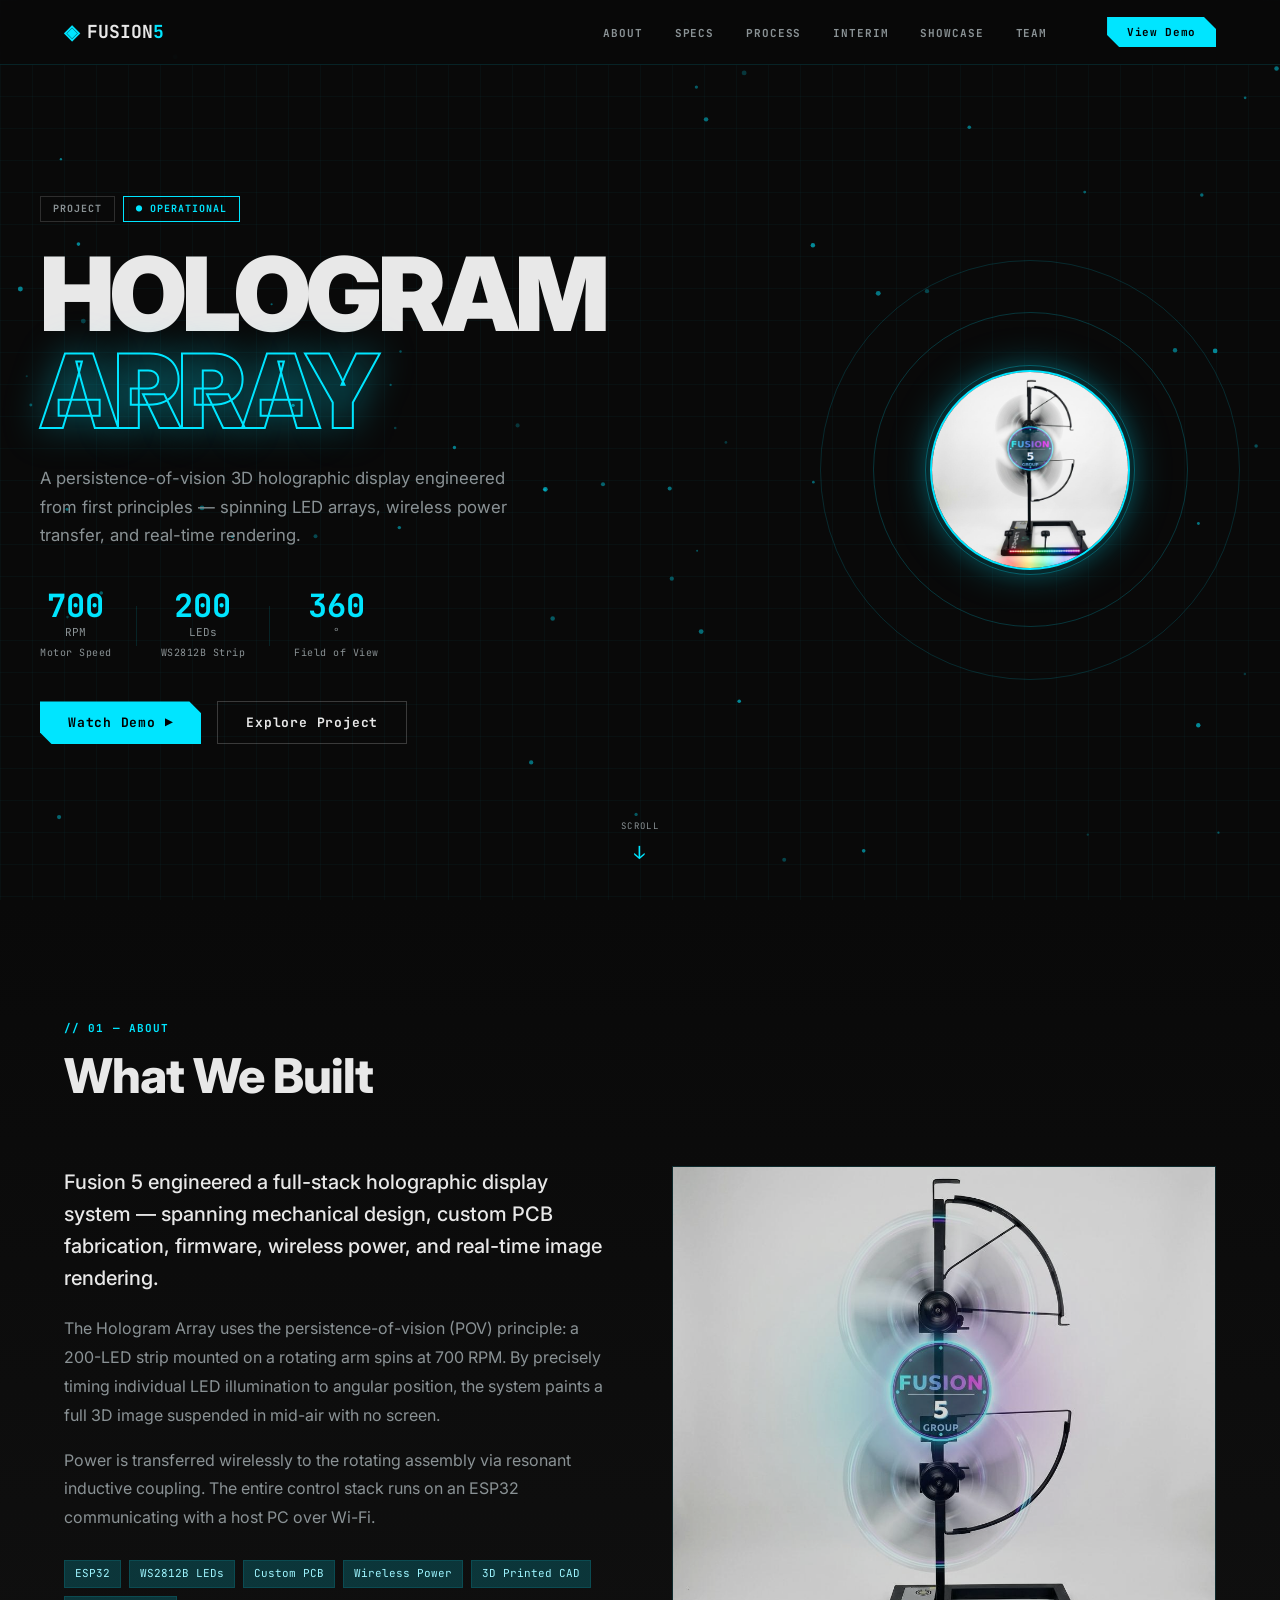
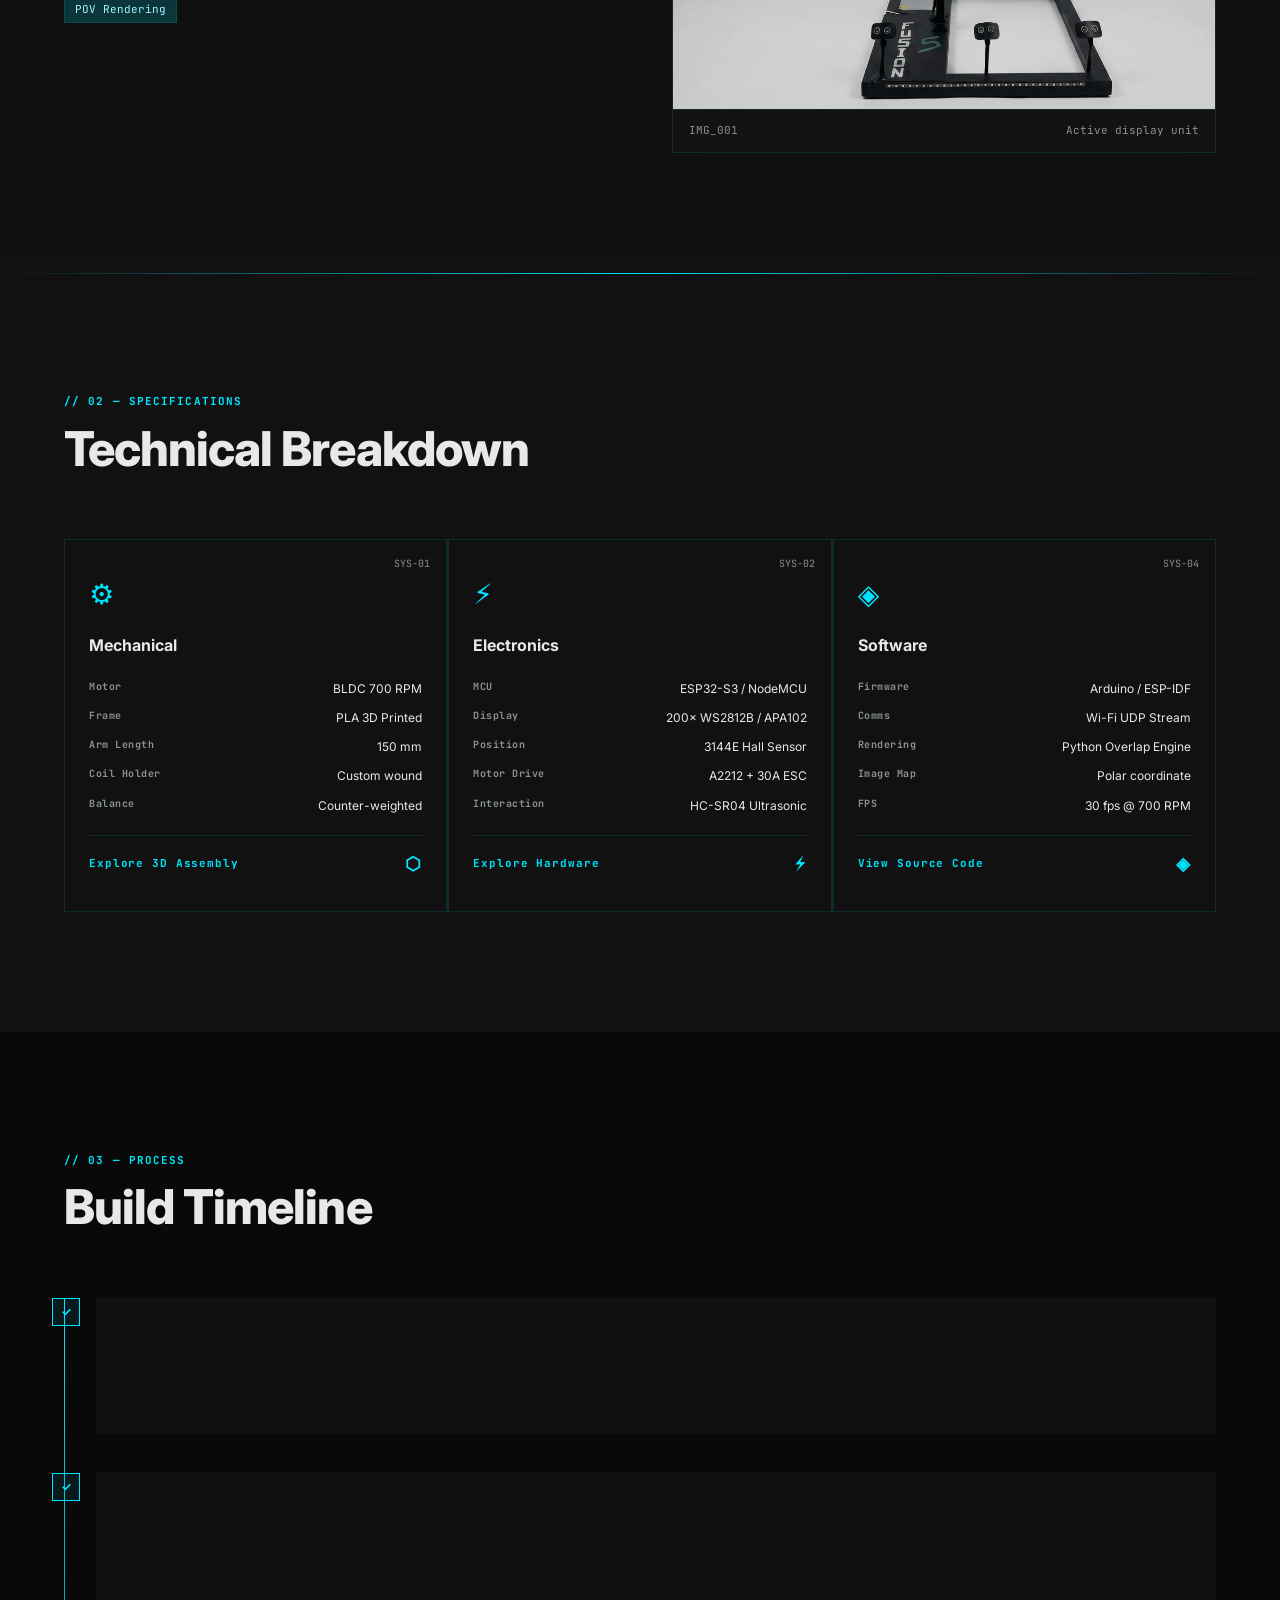
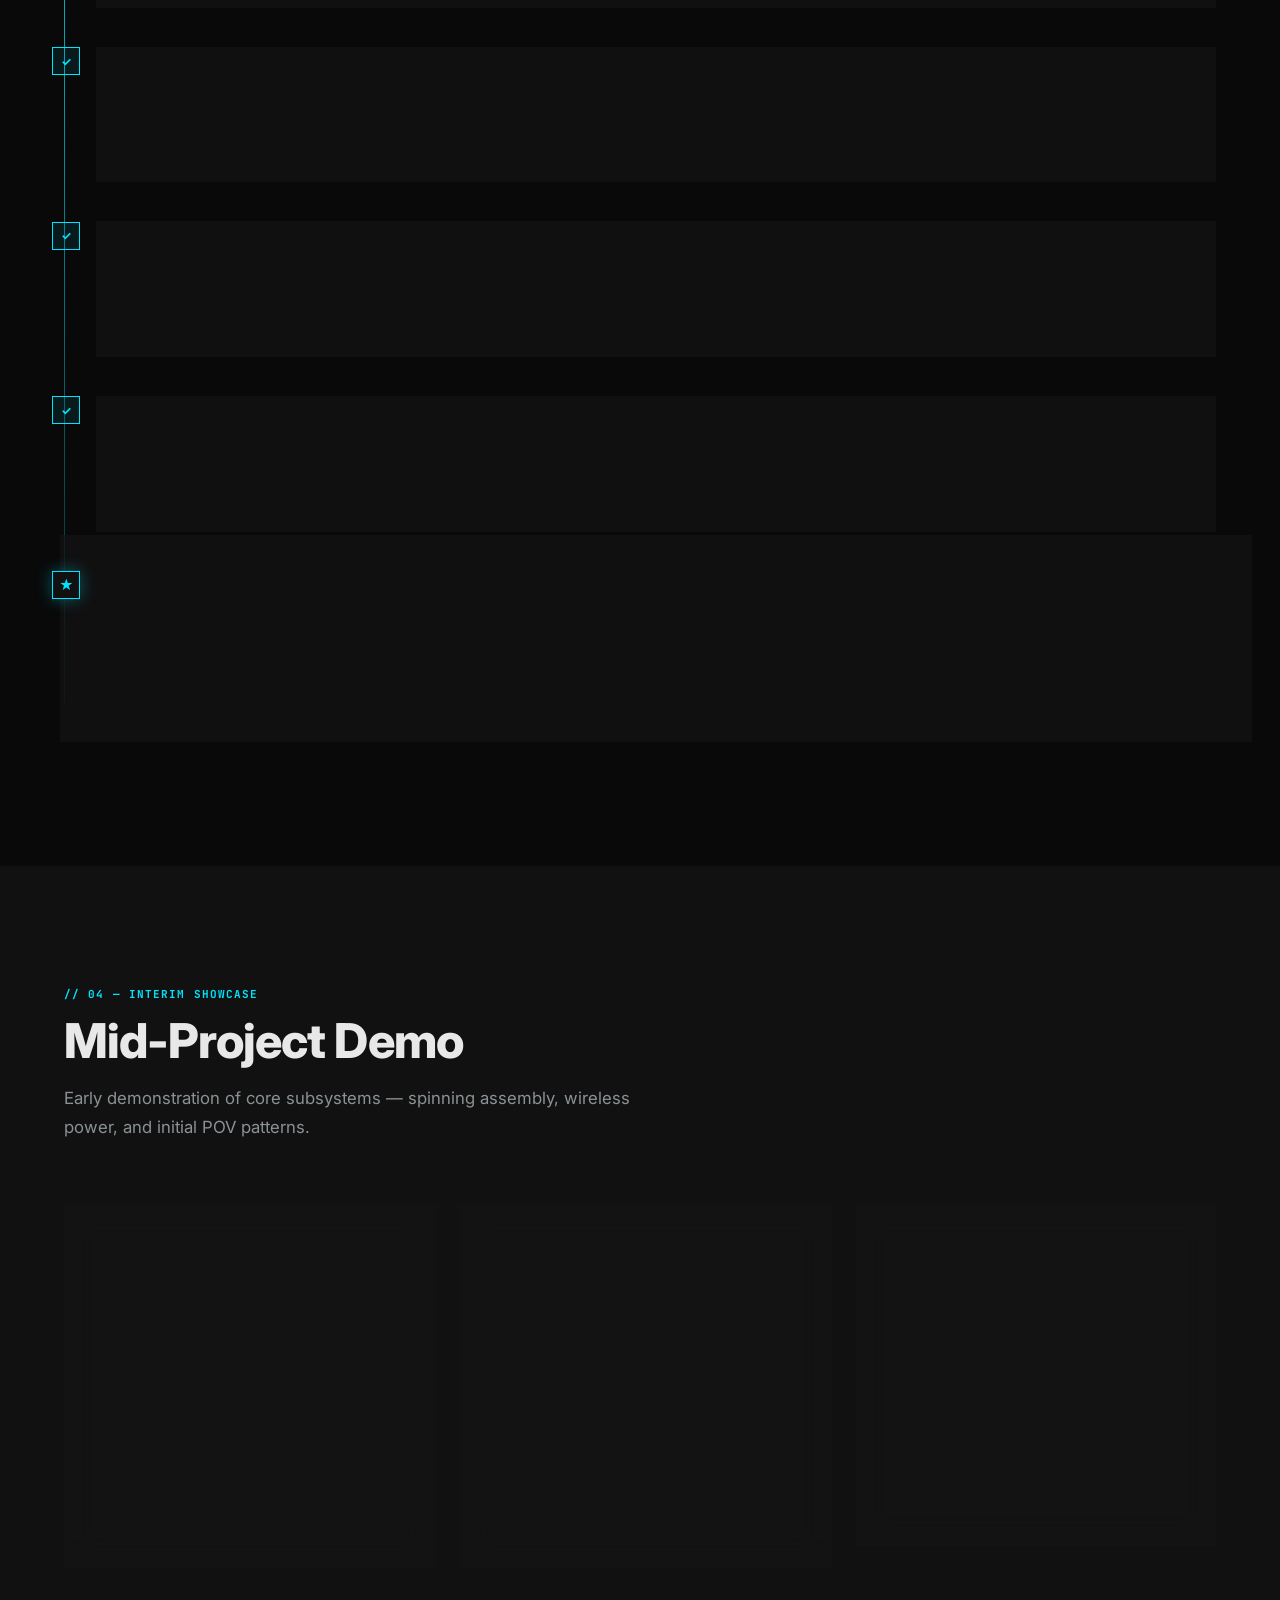
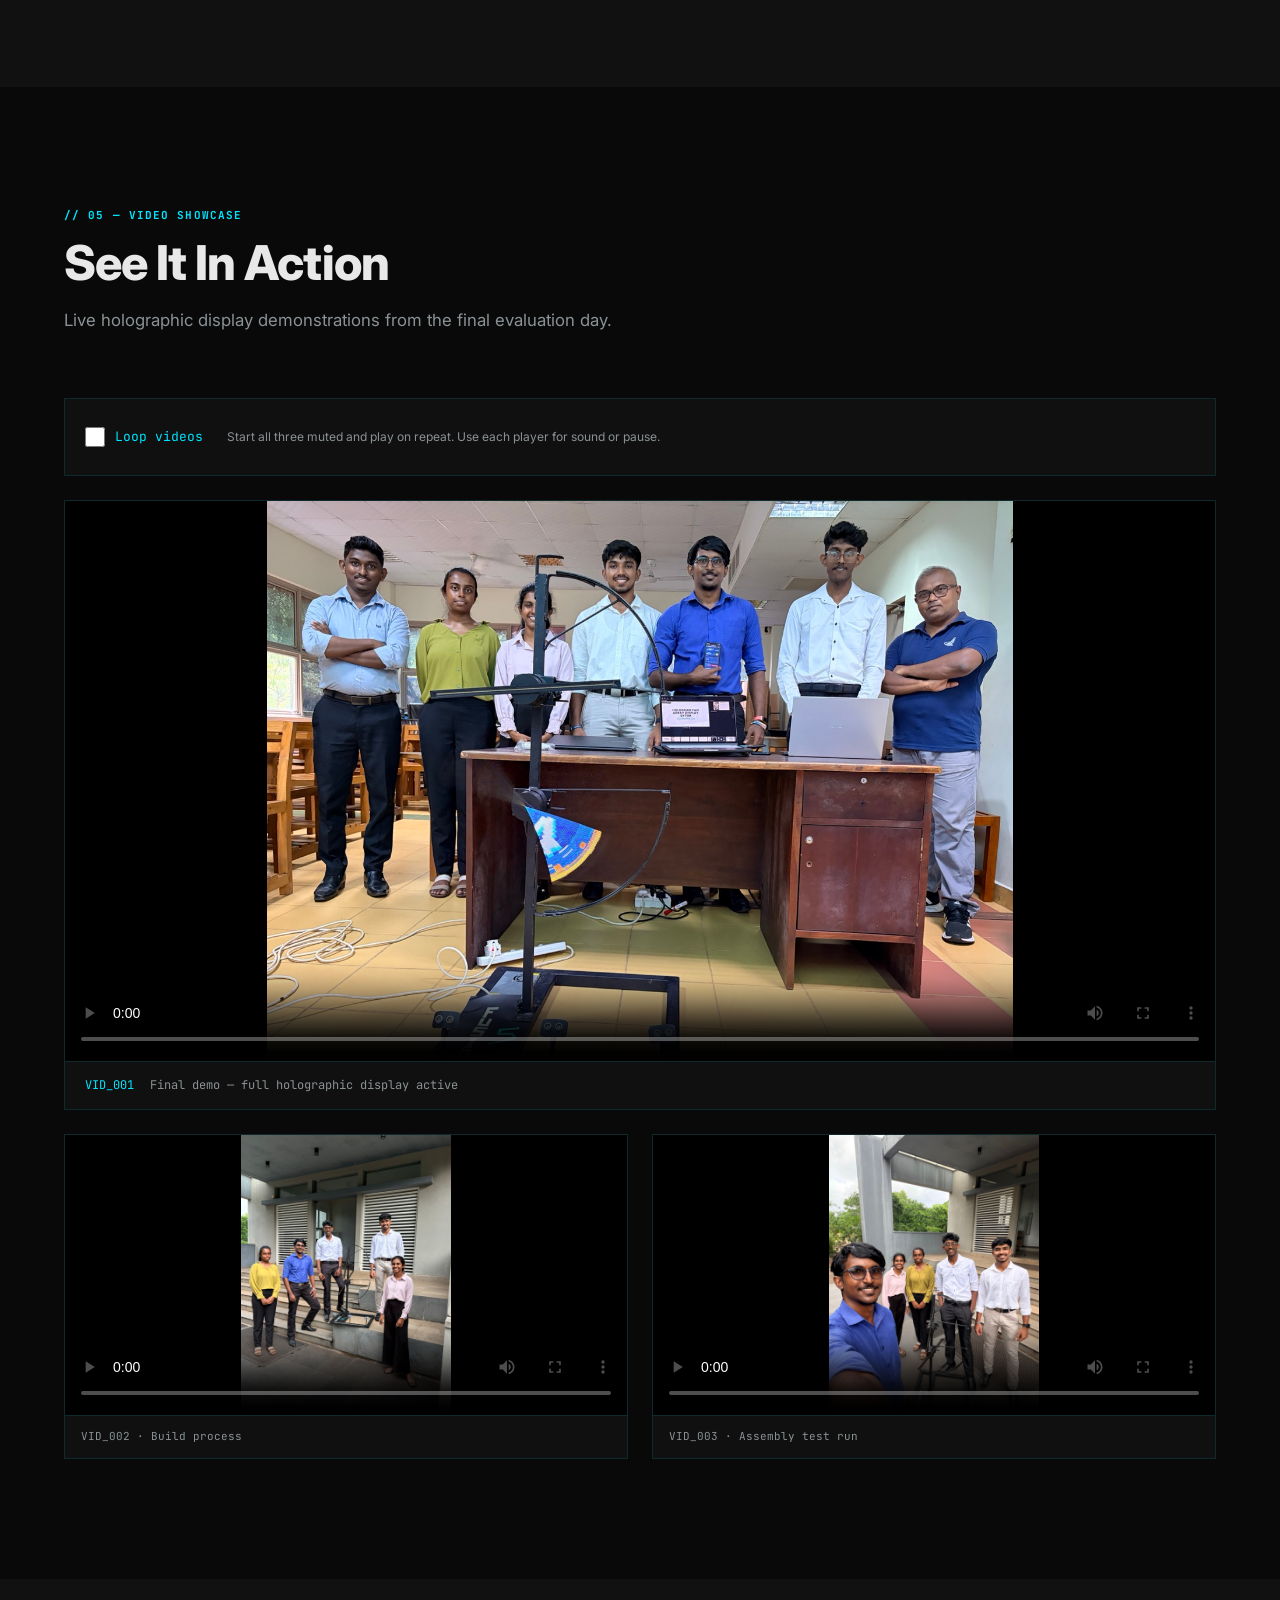
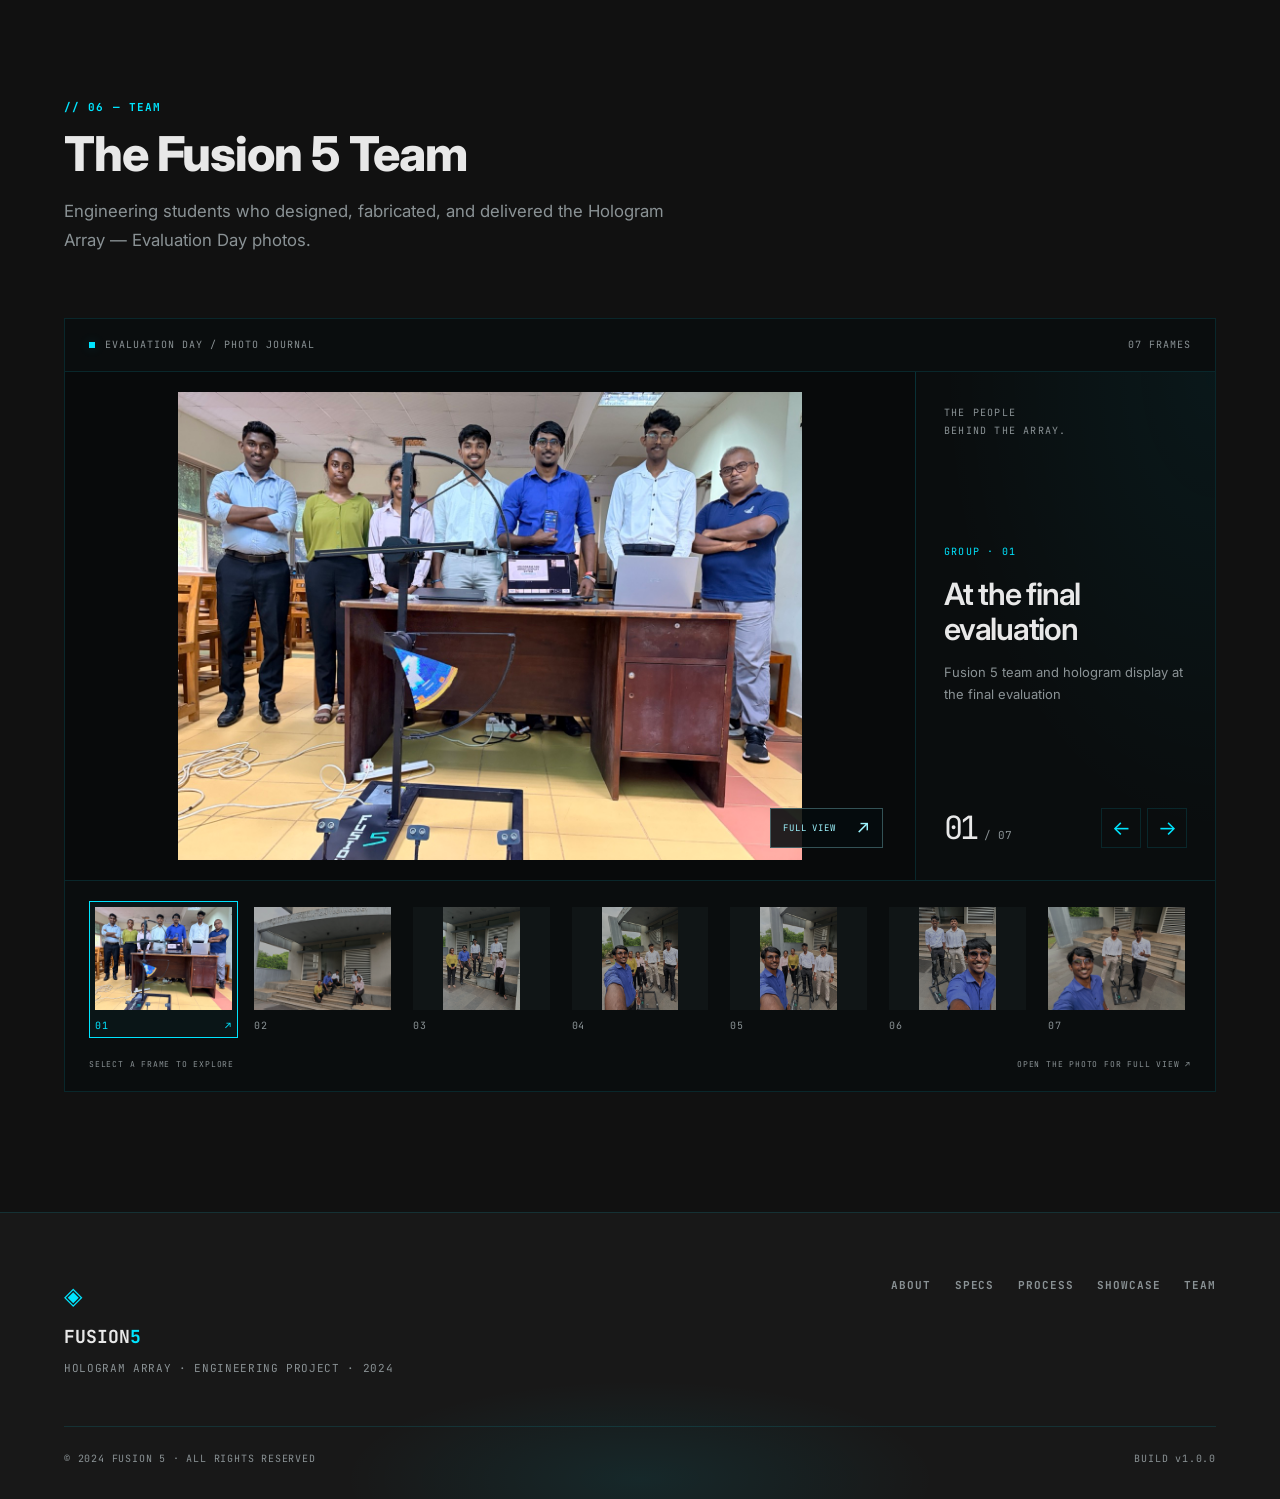
<file: hologram-website/index.html>
<!DOCTYPE html>
<html lang="en">

<head>
  <meta charset="UTF-8" />
  <meta name="viewport" content="width=device-width, initial-scale=1.0" />
  <title>Hologram Array — Fusion 5 | Engineering Project</title>
  <meta name="description"
    content="Fusion 5's Hologram Array project — a 3D persistence-of-vision holographic display engineered for real-world interaction." />
  <link rel="preconnect" href="https://fonts.googleapis.com" />
  <link rel="preconnect" href="https://fonts.gstatic.com" crossorigin />
  <link
    href="https://fonts.googleapis.com/css2?family=Inter:wght@300;400;500;600;700;800;900&family=JetBrains+Mono:wght@400;500;700&display=swap"
    rel="stylesheet" />
  <meta name="theme-color" content="#090909" />
  <link rel="icon" href="favicon.svg" type="image/svg+xml" />
  <link rel="stylesheet" href="style.css" />
</head>

<body>

  <nav id="nav" class="nav">
    <div class="nav__inner">
      <a href="#hero" class="nav__logo" id="nav-logo">
        <span class="nav__logo-mark">◈</span>
        <span>FUSION<span class="nav__logo-accent">5</span></span>
      </a>
      <ul class="nav__links" id="nav-links">
        <li><a href="#about" class="nav__link" id="nav-about">About</a></li>
        <li><a href="#specs" class="nav__link" id="nav-specs">Specs</a></li>
        <li><a href="#process" class="nav__link" id="nav-process">Process</a></li>
        <li><a href="#interim" class="nav__link" id="nav-interim">Interim</a></li>
        <li><a href="#showcase" class="nav__link" id="nav-showcase">Showcase</a></li>
        <li><a href="#team" class="nav__link" id="nav-team">Team</a></li>
      </ul>
      <button class="btn btn--primary nav__cta" id="nav-cta"
        onclick="document.getElementById('showcase').scrollIntoView({behavior:'smooth'})">View Demo</button>
      <button class="nav__hamburger" id="hamburger"
        aria-label="Toggle menu" aria-controls="nav-links" aria-expanded="false"><span></span><span></span><span></span></button>
    </div>
  </nav>

  <section id="hero" class="hero">
    <div class="hero__grid-bg"></div>
    <div class="hero__particles" id="particles"></div>
    <div class="hero__layout">
    <div class="hero__content">
      <div class="hero__eyebrow">
        <span class="badge" id="badge-project">PROJECT</span>
        <span class="badge badge--cyan" id="badge-status">● OPERATIONAL</span>
      </div>
      <h1 class="hero__title" id="hero-title">
        <span class="hero__title-line">HOLOGRAM</span>
        <span class="hero__title-line hero__title-line--accent">ARRAY</span>
      </h1>
      <p class="hero__subtitle" id="hero-subtitle">
        A persistence-of-vision 3D holographic display engineered from first principles —
        spinning LED arrays, wireless power transfer, and real-time rendering.
      </p>
      <div class="hero__stats" id="hero-stats">
        <div class="hero__stat">
          <span class="hero__stat-value mono" data-count="700">0</span>
          <span class="hero__stat-unit">RPM</span>
          <span class="hero__stat-label">Motor Speed</span>
        </div>
        <div class="hero__stat-divider"></div>
        <div class="hero__stat">
          <span class="hero__stat-value mono" data-count="200">0</span>
          <span class="hero__stat-unit">LEDs</span>
          <span class="hero__stat-label">WS2812B Strip</span>
        </div>
        <div class="hero__stat-divider"></div>
        <div class="hero__stat">
          <span class="hero__stat-value mono" data-count="360">0</span>
          <span class="hero__stat-unit">°</span>
          <span class="hero__stat-label">Field of View</span>
        </div>
      </div>
      <div class="hero__actions">
        <button class="btn btn--primary" id="hero-cta-watch"
          onclick="document.getElementById('showcase').scrollIntoView({behavior:'smooth'})">Watch Demo ▶</button>
        <button class="btn btn--ghost" id="hero-cta-explore"
          onclick="document.getElementById('about').scrollIntoView({behavior:'smooth'})">Explore Project</button>
      </div>
    </div>
    <div class="hero__visual">
      <div class="hero__orb">
        <div class="hero__orb-ring hero__orb-ring--1"></div>
        <div class="hero__orb-ring hero__orb-ring--2"></div>
        <div class="hero__orb-ring hero__orb-ring--3"></div>
        <div class="hero__orb-core">
          <img src="assets/images/hologram1.jpg" alt="Hologram display active" class="hero__orb-img"
            id="hero-orb-img" />
        </div>
      </div>
    </div>
    </div>
    <a href="#about" class="hero__scroll-cue" id="scroll-cue">
      <span class="hero__scroll-label">SCROLL</span>
      <span class="hero__scroll-arrow">↓</span>
    </a>
  </section>

  <section id="about" class="section about">
    <div class="container">
      <div class="section-header">
        <span class="section-label" id="about-label">// 01 — ABOUT</span>
        <h2 class="section-title" id="about-title">What We Built</h2>
      </div>
      <div class="about__grid">
        <div class="about__text">
          <p class="about__lead" id="about-lead">
            Fusion 5 engineered a full-stack holographic display system — spanning mechanical design,
            custom PCB fabrication, firmware, wireless power, and real-time image rendering.
          </p>
          <p class="about__body" id="about-body">
            The Hologram Array uses the persistence-of-vision (POV) principle: a 200-LED strip mounted
            on a rotating arm spins at 700 RPM. By precisely timing individual LED illumination to
            angular position, the system paints a full 3D image suspended in mid-air with no screen.
          </p>
          <p class="about__body">
            Power is transferred wirelessly to the rotating assembly via resonant inductive coupling.
            The entire control stack runs on an ESP32 communicating with a host PC over Wi-Fi.
          </p>
          <div class="about__tags">
            <span class="tag">ESP32</span>
            <span class="tag">WS2812B LEDs</span>
            <span class="tag">Custom PCB</span>
            <span class="tag">Wireless Power</span>
            <span class="tag">3D Printed CAD</span>
            <span class="tag">POV Rendering</span>
          </div>
        </div>
        <div class="about__image-panel">
          <div class="about__img-card glass-card">
            <img src="assets/images/hologram2.jpg" alt="Hologram display unit" />
            <div class="about__img-caption">
              <span class="mono">IMG_001</span>
              <span>Active display unit</span>
            </div>
          </div>
        </div>
      </div>
    </div>
  </section>

  <section id="specs" class="section specs">
    <div class="container">
      <div class="section-header">
        <span class="section-label">// 02 — SPECIFICATIONS</span>
        <h2 class="section-title" id="specs-title">Technical Breakdown</h2>
      </div>
      <div class="specs__grid">
        <div class="spec-card glass-card spec-card--clickable" id="spec-mechanical" onclick="openStlModal()"
          role="button" tabindex="0" aria-label="View 3D files">
          <div class="spec-card__id mono">SYS-01</div>
          <div class="spec-card__icon">⚙</div>
          <h3 class="spec-card__title">Mechanical</h3>
          <ul class="spec-card__list">
            <li><span class="spec-key mono">Motor</span><span class="spec-val">BLDC 700 RPM</span></li>
            <li><span class="spec-key mono">Frame</span><span class="spec-val">PLA 3D Printed</span></li>
            <li><span class="spec-key mono">Arm Length</span><span class="spec-val">150 mm</span></li>
            <li><span class="spec-key mono">Coil Holder</span><span class="spec-val">Custom wound</span></li>
            <li><span class="spec-key mono">Balance</span><span class="spec-val">Counter-weighted</span></li>
          </ul>
          <div class="spec-card__cta">
            <span class="mono">Explore 3D Assembly</span>
            <span class="spec-card__cta-icon">⬡</span>
          </div>
        </div>
        <div class="spec-card glass-card spec-card--clickable" id="spec-electronics" onclick="openElectronicsModal()"
          role="button" tabindex="0" aria-label="View electronic components">
          <div class="spec-card__id mono">SYS-02</div>
          <div class="spec-card__icon">⚡</div>
          <h3 class="spec-card__title">Electronics</h3>
          <ul class="spec-card__list">
            <li><span class="spec-key mono">MCU</span><span class="spec-val">ESP32-S3 / NodeMCU</span></li>
            <li><span class="spec-key mono">Display</span><span class="spec-val">200× WS2812B / APA102</span></li>
            <li><span class="spec-key mono">Position</span><span class="spec-val">3144E Hall Sensor</span></li>
            <li><span class="spec-key mono">Motor Drive</span><span class="spec-val">A2212 + 30A ESC</span></li>
            <li><span class="spec-key mono">Interaction</span><span class="spec-val">HC-SR04 Ultrasonic</span></li>
          </ul>
          <div class="spec-card__cta">
            <span class="mono">Explore Hardware</span>
            <span class="spec-card__cta-icon">⚡</span>
          </div>
        </div>
        <div class="spec-card glass-card spec-card--clickable" id="spec-software" onclick="openSoftwareModal()"
          role="button" tabindex="0" aria-label="View software architecture and source code">
          <div class="spec-card__id mono">SYS-04</div>
          <div class="spec-card__icon">◈</div>
          <h3 class="spec-card__title">Software</h3>
          <ul class="spec-card__list">
            <li><span class="spec-key mono">Firmware</span><span class="spec-val">Arduino / ESP-IDF</span></li>
            <li><span class="spec-key mono">Comms</span><span class="spec-val">Wi-Fi UDP Stream</span></li>
            <li><span class="spec-key mono">Rendering</span><span class="spec-val">Python Overlap Engine</span></li>
            <li><span class="spec-key mono">Image Map</span><span class="spec-val">Polar coordinate</span></li>
            <li><span class="spec-key mono">FPS</span><span class="spec-val">30 fps @ 700 RPM</span></li>
          </ul>
          <div class="spec-card__cta">
            <span class="mono">View Source Code</span>
            <span class="spec-card__cta-icon">◈</span>
          </div>
        </div>
      </div>
    </div>
  </section>

  <section id="process" class="section process">
    <div class="container">
      <div class="section-header">
        <span class="section-label">// 03 — PROCESS</span>
        <h2 class="section-title" id="process-title">Build Timeline</h2>
      </div>
      <div class="timeline">
        <div class="timeline__item timeline__item--done" id="tl-concept">
          <div class="timeline__node"><span>✓</span></div>
          <div class="timeline__content glass-card">
            <span class="timeline__date mono">PHASE 01 · JAN</span>
            <h3 class="timeline__heading">Concept & Research</h3>
            <p>POV holography research, feasibility study, and component shortlisting. Defined RPM targets, LED density,
              and power budget.</p>
          </div>
        </div>
        <div class="timeline__item timeline__item--done" id="tl-design">
          <div class="timeline__node"><span>✓</span></div>
          <div class="timeline__content glass-card">
            <span class="timeline__date mono">PHASE 02 · FEB–MAR</span>
            <h3 class="timeline__heading">CAD & PCB Design</h3>
            <p>SolidWorks 3D models for all mechanical parts. KiCad PCB layout for the rotating LED board and the
              stationary base. Coil geometry optimized for WPT.</p>
          </div>
        </div>
        <div class="timeline__item timeline__item--done" id="tl-fabrication">
          <div class="timeline__node"><span>✓</span></div>
          <div class="timeline__content glass-card">
            <span class="timeline__date mono">PHASE 03 · APR</span>
            <h3 class="timeline__heading">Fabrication & Assembly</h3>
            <p>3D printing of motor mount, coil holders, frame, and spacers. PCBs fabricated and assembled. Motor and
              LED strip mounted and balanced.</p>
          </div>
        </div>
        <div class="timeline__item timeline__item--done" id="tl-firmware">
          <div class="timeline__node"><span>✓</span></div>
          <div class="timeline__content glass-card">
            <span class="timeline__date mono">PHASE 04 · MAY</span>
            <h3 class="timeline__heading">Firmware & Software</h3>
            <p>ESP32 firmware for hall-effect triggered POV rendering. Python host for polar-to-Cartesian image mapping
              and Wi-Fi streaming.</p>
          </div>
        </div>
        <div class="timeline__item timeline__item--done" id="tl-interim">
          <div class="timeline__node"><span>✓</span></div>
          <div class="timeline__content glass-card">
            <span class="timeline__date mono">PHASE 05 · JUN</span>
            <h3 class="timeline__heading">Interim Showcase</h3>
            <p>First public demonstration with partial image rendering. Demonstrated wireless power and basic POV
              patterns to faculty reviewers.</p>
          </div>
        </div>
        <div class="timeline__item timeline__item--final" id="tl-final">
          <div class="timeline__node timeline__node--star"><span>★</span></div>
          <div class="timeline__content glass-card timeline__content--highlight">
            <span class="timeline__date mono">PHASE 06 · AUG</span>
            <h3 class="timeline__heading">Final Evaluation</h3>
            <p>Full-color 3D image display operational. Live demo to evaluators with real-time image switching via host
              PC. Project successfully completed.</p>
          </div>
        </div>
      </div>
    </div>
  </section>

  <section id="interim" class="section interim">
    <div class="container">
      <div class="section-header">
        <span class="section-label">// 04 — INTERIM SHOWCASE</span>
        <h2 class="section-title" id="interim-title">Mid-Project Demo</h2>
        <p class="section-subtitle">Early demonstration of core subsystems — spinning assembly, wireless power, and
          initial POV patterns.</p>
      </div>
      <div class="interim__grid">
        <div class="interim__card glass-card" id="interim-card-1">
          <div class="interim__img-wrap">
            <img src="assets/images/interim/hologram_interim1.jpg" alt="Interim hologram showcase 1" loading="lazy" />
            <div class="interim__overlay">
              <span class="mono">INTERIM · 01</span>
              <p>First POV pattern successfully rendered</p>
            </div>
          </div>
        </div>
        <div class="interim__card glass-card" id="interim-card-2">
          <div class="interim__img-wrap">
            <img src="assets/images/interim/hologram_interim2.jpg" alt="Interim hologram showcase 2" loading="lazy" />
            <div class="interim__overlay">
              <span class="mono">INTERIM · 02</span>
              <p>Wireless power transfer validated at 700 RPM</p>
            </div>
          </div>
        </div>
        <div class="interim__text-card glass-card" id="interim-text-card">
          <span class="mono interim__milestone-id">MILESTONE TRACKER</span>
          <h3>Interim Goals</h3>
          <ul class="milestone-list">
            <li><span class="check">✓</span> Motor spinning at target RPM</li>
            <li><span class="check">✓</span> Hall-effect sync working</li>
            <li><span class="check">✓</span> WPT coil transferring power</li>
            <li><span class="check">✓</span> Basic POV pattern visible</li>
            <li><span class="check pending">◎</span> Full image rendering (Final)</li>
            <li><span class="check pending">◎</span> Wi-Fi live update (Final)</li>
          </ul>
        </div>
      </div>
    </div>
  </section>

  <section id="showcase" class="section showcase">
    <div class="container">
      <div class="section-header">
        <span class="section-label">// 05 — VIDEO SHOWCASE</span>
        <h2 class="section-title" id="showcase-title">See It In Action</h2>
        <p class="section-subtitle">Live holographic display demonstrations from the final evaluation day.</p>
      </div>
      <div class="showcase__playback glass-card" id="showcase-playback" hidden>
        <label class="showcase__loop-toggle" for="showcase-loop">
          <input id="showcase-loop" type="checkbox" aria-describedby="showcase-playback-hint" />
          <span>Loop videos</span>
        </label>
        <p id="showcase-playback-hint" role="status">Start all three muted and play on repeat. Use each player for sound or pause.</p>
      </div>
      <div class="showcase__hero-video glass-card" id="showcase-main-video">
        <video id="main-video" src="assets/videos/demo1.mp4" controls playsinline preload="metadata"
          poster="assets/images/evaluation/1.jpeg"></video>
        <div class="showcase__video-label">
          <span class="mono">VID_001</span>
          <span>Final demo — full holographic display active</span>
        </div>
      </div>
      <div class="showcase__secondary-videos" id="showcase-secondary">
        <div class="showcase__vid-card glass-card" id="showcase-vid-2">
          <video src="assets/videos/build1.mp4" controls playsinline preload="metadata"
            poster="assets/images/evaluation/3.jpeg"></video>
          <div class="showcase__vid-label mono">VID_002 · Build process</div>
        </div>
        <div class="showcase__vid-card glass-card" id="showcase-vid-3">
          <video src="assets/videos/build2.mp4" controls playsinline preload="metadata"
            poster="assets/images/evaluation/5.jpeg"></video>
          <div class="showcase__vid-label mono">VID_003 · Assembly test run</div>
        </div>
      </div>
    </div>
  </section>

  <section id="team" class="section team">
    <div class="container">
      <div class="section-header">
        <span class="section-label">// 06 — TEAM</span>
        <h2 class="section-title" id="team-title">The Fusion 5 Team</h2>
        <p class="section-subtitle">Engineering students who designed, fabricated, and delivered the Hologram Array —
          Evaluation Day photos.</p>
      </div>
      <div class="gallery" id="gallery" role="region" aria-label="Evaluation day photo journal">
        <div class="gallery__masthead mono">
          <span><span class="gallery__status-dot" aria-hidden="true"></span> EVALUATION DAY / PHOTO JOURNAL</span>
          <span>07 FRAMES</span>
        </div>
        <div class="gallery__spread">
          <div class="gallery__image-panel">
            <button class="gallery__stage" id="gallery-open" type="button" aria-label="Open selected photo in full view">
              <img id="gallery-preview" src="assets/images/evaluation/1.jpeg" alt="Fusion 5 team and hologram display at the final evaluation" width="1280" height="960" loading="lazy" decoding="async" />
              <span class="gallery__expand mono">FULL VIEW <span aria-hidden="true">↗</span></span>
            </button>
          </div>
          <div class="gallery__notes">
            <span class="gallery__kicker mono">THE PEOPLE<br />BEHIND THE ARRAY.</span>
            <div class="gallery__story" aria-live="polite" aria-atomic="true">
              <span class="gallery__category mono" id="gallery-category">GROUP · 01</span>
              <h3 class="gallery__title" id="gallery-photo-title">At the final evaluation</h3>
              <p class="gallery__description" id="gallery-description">Fusion 5 team and hologram display at the final evaluation</p>
            </div>
            <div class="gallery__navigation">
              <div class="gallery__counter mono"><span id="gallery-current">01</span><span class="gallery__counter-total"> / 07</span></div>
              <div class="gallery__arrows">
                <button class="gallery__arrow" id="gallery-prev" type="button" aria-label="Previous gallery photo">←</button>
                <button class="gallery__arrow" id="gallery-next" type="button" aria-label="Next gallery photo">→</button>
              </div>
            </div>
          </div>
        </div>
        <div class="gallery__filmstrip" role="group" aria-label="Choose a photo">
          <button class="gallery__item is-selected" id="gallery-1" type="button" data-title="At the final evaluation" data-caption="GROUP · 01" aria-label="Select photo 1: At the final evaluation" aria-pressed="true">
            <span class="gallery__thumb"><img src="assets/images/evaluation/1.jpeg" alt="Fusion 5 team and hologram display at the final evaluation" width="1280" height="960" loading="lazy" decoding="async" /></span>
            <span class="gallery__caption mono"><span>01</span><span class="gallery__selected-mark" aria-hidden="true">↗</span></span>
          </button>
          <button class="gallery__item" id="gallery-2" type="button" data-title="A moment outside" data-caption="TEAM · 02" aria-label="Select photo 2: A moment outside" aria-pressed="false">
            <span class="gallery__thumb"><img src="assets/images/evaluation/2.jpeg" alt="Fusion 5 team seated outside the faculty building" width="1280" height="960" loading="lazy" decoding="async" /></span>
            <span class="gallery__caption mono"><span>02</span><span class="gallery__selected-mark" aria-hidden="true">↗</span></span>
          </button>
          <button class="gallery__item" id="gallery-3" type="button" data-title="The people behind it" data-caption="EVAL · 03" aria-label="Select photo 3: The people behind it" aria-pressed="false">
            <span class="gallery__thumb"><img src="assets/images/evaluation/3.jpeg" alt="Fusion 5 team with the hologram display outside the faculty" width="960" height="1280" loading="lazy" decoding="async" /></span>
            <span class="gallery__caption mono"><span>03</span><span class="gallery__selected-mark" aria-hidden="true">↗</span></span>
          </button>
          <button class="gallery__item" id="gallery-4" type="button" data-title="Built together" data-caption="DEMO · 04" aria-label="Select photo 4: Built together" aria-pressed="false">
            <span class="gallery__thumb"><img src="assets/images/evaluation/4.jpeg" alt="Fusion 5 group selfie with the hologram array" width="960" height="1280" loading="lazy" decoding="async" /></span>
            <span class="gallery__caption mono"><span>04</span><span class="gallery__selected-mark" aria-hidden="true">↗</span></span>
          </button>
          <button class="gallery__item" id="gallery-5" type="button" data-title="One project. Many hands." data-caption="EVAL · 05" aria-label="Select photo 5: One project. Many hands." aria-pressed="false">
            <span class="gallery__thumb"><img src="assets/images/evaluation/5.jpeg" alt="Fusion 5 team gathered around the hologram display" width="960" height="1280" loading="lazy" decoding="async" /></span>
            <span class="gallery__caption mono"><span>05</span><span class="gallery__selected-mark" aria-hidden="true">↗</span></span>
          </button>
          <button class="gallery__item" id="gallery-6" type="button" data-title="Between the demos" data-caption="GROUP · 06" aria-label="Select photo 6: Between the demos" aria-pressed="false">
            <span class="gallery__thumb"><img src="assets/images/evaluation/6.jpeg" alt="Fusion 5 teammates and the hologram array outside the faculty" width="960" height="1280" loading="lazy" decoding="async" /></span>
            <span class="gallery__caption mono"><span>06</span><span class="gallery__selected-mark" aria-hidden="true">↗</span></span>
          </button>
          <button class="gallery__item" id="gallery-7" type="button" data-title="A day to remember" data-caption="FULL TEAM · 07" aria-label="Select photo 7: A day to remember" aria-pressed="false">
            <span class="gallery__thumb"><img src="assets/images/evaluation/7.jpeg" alt="Fusion 5 teammates taking a selfie beside the hologram display" width="1280" height="960" loading="lazy" decoding="async" /></span>
            <span class="gallery__caption mono"><span>07</span><span class="gallery__selected-mark" aria-hidden="true">↗</span></span>
          </button>
        </div>
        <div class="gallery__footnote mono"><span>SELECT A FRAME TO EXPLORE</span><span class="gallery__desktop-hint">OPEN THE PHOTO FOR FULL VIEW ↗</span><span class="gallery__mobile-hint">SWIPE TO BROWSE ↔</span></div>
      </div>
    </div>
  </section>

  <footer class="footer" id="footer">
    <div class="footer__glow"></div>
    <div class="container">
      <div class="footer__content">
        <div class="footer__brand">
          <span class="nav__logo-mark">◈</span>
          <span class="footer__brand-name">FUSION<span class="nav__logo-accent">5</span></span>
          <p class="footer__tagline mono">HOLOGRAM ARRAY · ENGINEERING PROJECT · 2024</p>
        </div>
        <div class="footer__links">
          <a href="#about" class="footer__link">About</a>
          <a href="#specs" class="footer__link">Specs</a>
          <a href="#process" class="footer__link">Process</a>
          <a href="#showcase" class="footer__link">Showcase</a>
          <a href="#team" class="footer__link">Team</a>
        </div>
      </div>
      <div class="footer__bottom">
        <span class="mono footer__copy">© 2024 FUSION 5 · ALL RIGHTS RESERVED</span>
        <span class="mono footer__build">BUILD v1.0.0</span>
      </div>
    </div>
  </footer>

  <div class="lightbox" id="lightbox" role="dialog" aria-modal="true" aria-label="Team photo gallery" aria-hidden="true" inert>
    <header class="lightbox__header">
      <span class="lightbox__label mono">FUSION 5 <span>/ PHOTO JOURNAL</span></span>
      <button class="lightbox__close" id="lightbox-close" type="button" aria-label="Close photo viewer">×</button>
    </header>
    <div class="lightbox__img-wrap" id="lightbox-image-area">
      <img alt="" id="lightbox-img" decoding="async" />
    </div>
    <footer class="lightbox__footer">
      <div class="lightbox__info" aria-live="polite" aria-atomic="true"><span class="lightbox__index mono" id="lightbox-counter">01 / 07</span><span class="lightbox__caption" id="lightbox-caption">At the final evaluation</span></div>
      <div class="lightbox__navigation">
        <button class="lightbox__prev" id="lightbox-prev" type="button" aria-label="Previous image">←</button>
        <button class="lightbox__next" id="lightbox-next" type="button" aria-label="Next image">→</button>
      </div>
    </footer>
  </div>

  <!-- ═══════════════════ STL VIEWER MODAL ═══════════════════ -->
  <div class="stl-modal" id="stl-modal" aria-hidden="true" inert role="dialog" aria-modal="true" aria-label="3D Model Viewer">
    <div class="stl-modal__panel">
      <!-- Header -->
      <div class="stl-modal__header">
        <div class="stl-modal__title-group">
          <span class="section-label" style="margin-bottom:4px">// SYS-01 · MECHANICAL</span>
          <h2 class="stl-modal__title">3D Component Files</h2>
        </div>
        <button class="stl-modal__close" id="stl-modal-close" aria-label="Close viewer">&times;</button>
      </div>

      <!-- Body -->
      <div class="stl-modal__body">
        <!-- Part list sidebar -->
        <div class="stl-modal__sidebar">
          <span class="mono stl-modal__sidebar-label">SELECT PART</span>
          <ul class="stl-part-list" id="stl-part-list"></ul>
        </div>

        <!-- 3D Canvas -->
        <div class="stl-modal__viewer">
          <div class="stl-modal__canvas-wrap">
            <canvas id="stl-canvas"></canvas>
            <div class="stl-modal__loading" id="stl-loading" role="status" aria-live="polite">
              <div class="stl-spinner"></div>
              <span class="mono">Loading model…</span>
            </div>
            <div class="stl-modal__controls-hint mono">Drag to rotate · Scroll to zoom · Right-drag to pan</div>
          </div>
          <div class="stl-color-controls" role="group" aria-label="Model colour">
            <span class="stl-color-controls__label mono">MODEL COLOUR</span>
            <div class="stl-color-presets" role="group" aria-label="Model colour presets">
              <button class="stl-color-swatch" type="button" data-stl-color="#00daf3" style="--swatch-color:#00daf3" aria-label="Cyan model colour" aria-pressed="true"></button>
              <button class="stl-color-swatch" type="button" data-stl-color="#e8e8e8" style="--swatch-color:#e8e8e8" aria-label="White model colour" aria-pressed="false"></button>
              <button class="stl-color-swatch" type="button" data-stl-color="#ffb547" style="--swatch-color:#ffb547" aria-label="Amber model colour" aria-pressed="false"></button>
              <button class="stl-color-swatch" type="button" data-stl-color="#a78bfa" style="--swatch-color:#a78bfa" aria-label="Violet model colour" aria-pressed="false"></button>
              <button class="stl-color-swatch" type="button" data-stl-color="#63dfaa" style="--swatch-color:#63dfaa" aria-label="Green model colour" aria-pressed="false"></button>
              <button class="stl-color-swatch" type="button" data-stl-color="#ff647c" style="--swatch-color:#ff647c" aria-label="Rose model colour" aria-pressed="false"></button>
            </div>
            <label class="stl-color-custom mono" for="stl-color">
              Custom
              <input type="color" id="stl-color" value="#00daf3" aria-label="Custom model colour" />
              <output id="stl-color-value" for="stl-color">#00DAF3</output>
            </label>
            <button class="stl-color-reset mono" id="stl-color-reset" type="button">Reset</button>
          </div>
          <div class="stl-modal__part-info" id="stl-part-info">
            <span class="mono stl-part-name" id="stl-part-name">—</span>
            <span class="mono stl-part-ext">.STL</span>
          </div>
        </div>
      </div>
    </div>
  </div>

  <!-- ═══════════════════ ELECTRONICS VIEWER MODAL ═══════════════════ -->
  <div class="stl-modal elec-modal" id="elec-modal" aria-hidden="true" inert role="dialog" aria-modal="true" aria-label="Electronics Component Viewer">
    <div class="stl-modal__panel elec-modal__panel">
      <!-- Header -->
      <div class="stl-modal__header">
        <div class="stl-modal__title-group">
          <span class="section-label" style="margin-bottom:4px">// SYS-02 · ELECTRONICS</span>
          <h2 class="stl-modal__title">Hardware & Electronic Components</h2>
        </div>
        <button class="stl-modal__close" id="elec-modal-close" aria-label="Close viewer">&times;</button>
      </div>

      <!-- Body -->
      <div class="stl-modal__body elec-modal__body">
        <!-- Component list sidebar -->
        <div class="stl-modal__sidebar">
          <span class="mono stl-modal__sidebar-label">SELECT COMPONENT</span>
          <ul class="stl-part-list elec-part-list" id="elec-part-list"></ul>
        </div>

        <!-- Component Detail & Image Viewer -->
        <div class="elec-modal__viewer">
          <div class="elec-modal__display">
            <div class="elec-modal__img-card">
              <img id="elec-img" alt="Electronic Component" class="elec-modal__img" />
              <div class="elec-modal__img-badge mono" id="elec-category">—</div>
            </div>
            <div class="elec-modal__details">
              <div class="elec-modal__meta">
                <span class="mono elec-modal__id" id="elec-id">SYS-02-01</span>
                <h3 class="elec-modal__name" id="elec-name">—</h3>
                <p class="elec-modal__role" id="elec-role">—</p>
              </div>

              <div class="elec-modal__specs-box">
                <span class="mono elec-modal__specs-title">TECHNICAL SPECIFICATIONS</span>
                <p class="elec-modal__specs-val mono" id="elec-specs">—</p>
              </div>

              <div class="elec-modal__actions">
                <a class="btn btn--primary elec-modal__link" id="elec-link" href="#" target="_blank" rel="noopener noreferrer">
                  View Component Source <span class="btn__icon">↗</span>
                </a>
              </div>
            </div>
          </div>
        </div>
      </div>
    </div>
  </div>

  <!-- ═══════════════════ SOFTWARE VIEWER MODAL ═══════════════════ -->
  <div class="stl-modal soft-modal" id="soft-modal" aria-hidden="true" inert role="dialog" aria-modal="true" aria-label="Software Architecture & Source Code">
    <div class="stl-modal__panel soft-modal__panel">
      <!-- Header -->
      <div class="stl-modal__header">
        <div class="stl-modal__title-group">
          <span class="section-label" style="margin-bottom:4px">// SYS-04 · SOFTWARE & FIRMWARE</span>
          <h2 class="stl-modal__title">Software Stack & Algorithms</h2>
        </div>
        <button class="stl-modal__close" id="soft-modal-close" aria-label="Close viewer">&times;</button>
      </div>

      <!-- Body -->
      <div class="stl-modal__body soft-modal__body">
        <!-- Module list sidebar -->
        <div class="stl-modal__sidebar">
          <span class="mono stl-modal__sidebar-label">SELECT MODULE</span>
          <ul class="stl-part-list soft-part-list" id="soft-part-list"></ul>
        </div>

        <!-- Module Detail & Code Architecture -->
        <div class="elec-modal__viewer soft-modal__viewer">
          <div class="soft-modal__display">
            <div class="soft-modal__hero-box">
              <div class="soft-modal__repo-header">
                <span class="mono soft-modal__badge" id="soft-badge">GITHUB REPOSITORY</span>
                <span class="mono soft-modal__sys-id" id="soft-id">SYS-04-01</span>
              </div>
              <h3 class="soft-modal__title-main" id="soft-name">hologram_fan_software_Overlap</h3>
              <p class="soft-modal__desc" id="soft-desc">—</p>

              <!-- Tags -->
              <div class="soft-modal__tags" id="soft-tags"></div>
            </div>

            <div class="elec-modal__details">
              <div class="elec-modal__specs-box">
                <span class="mono elec-modal__specs-title">TECHNICAL HIGHLIGHTS & ARCHITECTURE</span>
                <p class="elec-modal__specs-val mono" id="soft-specs">—</p>
              </div>

              <!-- Code Preview / Architecture Box -->
              <div class="soft-modal__code-box">
                <div class="soft-modal__code-header">
                  <span class="mono soft-modal__code-file" id="soft-code-file">algorithm.py</span>
                  <span class="mono soft-modal__code-lang" id="soft-code-lang">PYTHON / C++</span>
                </div>
                <pre class="soft-modal__code-pre"><code class="mono" id="soft-code-snippet"></code></pre>
              </div>

              <div class="elec-modal__actions">
                <a class="btn btn--primary soft-modal__link" id="soft-link" href="https://github.com/Nezz77/hologram_fan_software_Overlap" target="_blank" rel="noopener noreferrer">
                  View on GitHub <span class="btn__icon">↗</span>
                </a>
              </div>
            </div>
          </div>
        </div>
      </div>
    </div>
  </div>

  <!-- Three.js r128 + STL Loader (local) -->
  <script src="assets/js/three.min.js"></script>
  <script src="assets/js/STLLoader.js"></script>
  <script src="assets/js/OrbitControls.js"></script>
  <script src="ui.js"></script>
  <script src="script.js"></script>
  <script src="gallery.js"></script>
  <script src="showcase.js"></script>
  <script src="stl-viewer.js"></script>
  <script src="electronics-viewer.js"></script>
  <script src="software-viewer.js"></script>
</body>

</html>
</file>
<file: hologram-website/style.css>
/* ===================================================
   FUSION 5 — HOLOGRAM ARRAY WEBSITE
   Design: Futuristic Minimalism + Glassmorphism
   Palette: Deep Charcoal × Technical Cyan
   =================================================== */

/* ─── TOKENS ─────────────────────────────────────── */
:root {
  --bg:           #090909;
  --bg-2:         #111111;
  --bg-3:         #181818;
  --glass:        rgba(20, 20, 20, 0.7);
  --glass-border: rgba(0, 229, 255, 0.12);
  --cyan:         #00e5ff;
  --cyan-dim:     rgba(0, 229, 255, 0.18);
  --cyan-glow:    rgba(0, 229, 255, 0.35);
  --cyan-text:    #9ef5ff;
  --red:          #ff3b2f;
  --white:        #e8e8e8;
  --muted:        #8a9295;
  --font-main:    'Inter', system-ui, sans-serif;
  --font-mono:    'JetBrains Mono', monospace;
  --radius:       0px;
  --transition:   0.3s cubic-bezier(0.4, 0, 0.2, 1);
}

/* ─── RESET ──────────────────────────────────────── */
*, *::before, *::after { box-sizing: border-box; margin: 0; padding: 0; }
html { scroll-behavior: smooth; }
body {
  font-family: var(--font-main);
  background: var(--bg);
  color: var(--white);
  line-height: 1.6;
  overflow-x: hidden;
}
img, video { display: block; max-width: 100%; }
a { text-decoration: none; color: inherit; }
ul { list-style: none; }
button { cursor: pointer; border: none; background: none; font-family: inherit; }

/* ─── UTILITIES ──────────────────────────────────── */
.mono        { font-family: var(--font-mono); }
.container   { max-width: 1200px; margin: 0 auto; padding: 0 24px; }
.glass-card  {
  background: var(--glass);
  border: 1px solid var(--glass-border);
  backdrop-filter: blur(16px);
  -webkit-backdrop-filter: blur(16px);
}
.badge {
  display: inline-flex; align-items: center; gap: 6px;
  padding: 4px 12px;
  border: 1px solid rgba(255,255,255,0.15);
  font-family: var(--font-mono); font-size: 10px; font-weight: 700; letter-spacing: 0.1em;
  color: var(--muted);
}
.badge--cyan { border-color: var(--cyan); color: var(--cyan); }
.tag {
  display: inline-block; padding: 4px 10px;
  border: 1px solid var(--glass-border);
  font-family: var(--font-mono); font-size: 11px; color: var(--cyan-text);
  background: var(--cyan-dim);
}
.section { padding: 120px 0; }
.section-header { margin-bottom: 64px; }
.section-label {
  font-family: var(--font-mono); font-size: 11px; font-weight: 700;
  letter-spacing: 0.1em; color: var(--cyan); text-transform: uppercase;
  display: block; margin-bottom: 12px;
}
.section-title {
  font-size: clamp(2rem, 4vw, 3rem); font-weight: 800; line-height: 1.1;
  letter-spacing: -0.02em;
}
.section-subtitle {
  margin-top: 16px; max-width: 600px;
  font-size: 1.05rem; color: var(--muted); line-height: 1.7;
}

/* ─── BUTTONS ─────────────────────────────────────── */
.btn {
  display: inline-flex; align-items: center; gap: 8px;
  padding: 12px 28px;
  font-family: var(--font-mono); font-size: 13px; font-weight: 700; letter-spacing: 0.06em;
  transition: var(--transition);
}
.btn--primary {
  background: var(--cyan); color: #000;
  clip-path: polygon(0 0, calc(100% - 12px) 0, 100% 12px, 100% 100%, 12px 100%, 0 calc(100% - 12px));
}
.btn--primary:hover {
  background: #fff; box-shadow: 0 0 24px var(--cyan-glow);
}
.btn--ghost {
  background: transparent; color: var(--white);
  border: 1px solid rgba(255,255,255,0.2);
}
.btn--ghost:hover { border-color: var(--cyan); color: var(--cyan); }

/* ─── NAV ─────────────────────────────────────────── */
.nav {
  position: fixed; top: 0; left: 0; right: 0; z-index: 100;
  background: rgba(9,9,9,0.85);
  border-bottom: 1px solid var(--glass-border);
  backdrop-filter: blur(20px);
  -webkit-backdrop-filter: blur(20px);
  transition: var(--transition);
}
.nav--scrolled { background: rgba(9,9,9,0.98); }
.nav__inner {
  max-width: 1200px; margin: 0 auto; padding: 0 24px;
  height: 64px; display: flex; align-items: center; gap: 32px;
}
.nav__logo {
  font-family: var(--font-mono); font-size: 18px; font-weight: 700;
  display: flex; align-items: center; gap: 8px;
  color: var(--white); white-space: nowrap;
}
.nav__logo-mark { color: var(--cyan); font-size: 20px; }
.nav__logo-accent { color: var(--cyan); }
.nav__links {
  display: flex; align-items: center; gap: 8px; margin-left: auto;
}
.nav__link {
  font-family: var(--font-mono); font-size: 11px; font-weight: 700;
  letter-spacing: 0.08em; color: var(--muted); padding: 8px 12px;
  transition: var(--transition); text-transform: uppercase;
}
.nav__link:hover { color: var(--cyan); }
.nav__cta { margin-left: 16px; padding: 8px 20px; font-size: 11px; }
.nav__hamburger { display: none; flex-direction: column; gap: 5px; padding: 4px; margin-left: auto; }
.nav__hamburger span {
  width: 22px; height: 2px; background: var(--white);
  transition: var(--transition);
}

/* ─── HERO ────────────────────────────────────────── */
.hero {
  min-height: 100vh; display: flex; align-items: center;
  position: relative; overflow: hidden;
  padding: 120px 24px 80px;
}
.hero__grid-bg {
  position: absolute; inset: 0;
  background-image:
    linear-gradient(rgba(0,229,255,0.03) 1px, transparent 1px),
    linear-gradient(90deg, rgba(0,229,255,0.03) 1px, transparent 1px);
  background-size: 32px 32px;
  pointer-events: none;
}
.hero__particles { position: absolute; inset: 0; pointer-events: none; }
.hero__layout {
  max-width: 1200px; margin: 0 auto; width: 100%;
  display: grid; grid-template-columns: minmax(0, 1fr) 420px;
  align-items: center; gap: 64px; position: relative; z-index: 1;
}
.hero__content { min-width: 0; }
.hero__eyebrow { display: flex; gap: 8px; margin-bottom: 24px; }
.hero__title {
  font-size: clamp(3.5rem, 8vw, 7rem); font-weight: 900; line-height: 0.95;
  letter-spacing: -0.04em; margin-bottom: 24px;
}
.hero__title-line { display: block; }
.hero__title-line--accent {
  color: transparent;
  -webkit-text-stroke: 2px var(--cyan);
  text-shadow: 0 0 40px var(--cyan-glow);
}
.hero__subtitle {
  font-size: 1.05rem; color: var(--muted); line-height: 1.7;
  margin-bottom: 40px; max-width: 480px;
}
.hero__stats {
  display: flex; align-items: center; gap: 24px; margin-bottom: 40px;
}
.hero__stat { text-align: center; }
.hero__stat-value {
  font-size: 2rem; font-weight: 700; color: var(--cyan); display: block; line-height: 1;
}
.hero__stat-unit { font-size: 11px; color: var(--muted); font-family: var(--font-mono); display: block; margin-top: 2px; }
.hero__stat-label { font-size: 10px; color: var(--muted); font-family: var(--font-mono); letter-spacing: 0.05em; display: block; margin-top: 4px; }
.hero__stat-divider { width: 1px; height: 40px; background: var(--glass-border); }
.hero__actions { display: flex; gap: 16px; flex-wrap: wrap; }

/* Hero Orb */
.hero__visual { position: relative; display: flex; justify-content: center; align-items: center; }
.hero__orb {
  position: relative; width: 420px; height: 420px;
  display: flex; justify-content: center; align-items: center;
}
.hero__orb-ring {
  position: absolute; border-radius: 50%;
  border: 1px solid var(--glass-border);
  animation: spin linear infinite;
}
.hero__orb-ring--1 { width: 100%; height: 100%; animation-duration: 20s; border-color: rgba(0,229,255,0.15); }
.hero__orb-ring--2 { width: 75%; height: 75%; animation-duration: 14s; animation-direction: reverse; border-color: rgba(0,229,255,0.2); }
.hero__orb-ring--3 { width: 50%; height: 50%; animation-duration: 8s; border-color: rgba(0,229,255,0.3); box-shadow: 0 0 20px rgba(0,229,255,0.1); }
.hero__orb-core {
  width: 200px; height: 200px; border-radius: 50%; overflow: hidden;
  border: 2px solid var(--cyan); box-shadow: 0 0 40px var(--cyan-glow), inset 0 0 20px rgba(0,229,255,0.1);
  position: relative; z-index: 2;
}
.hero__orb-img { width: 100%; height: 100%; object-fit: cover; }

@keyframes spin { to { transform: rotate(360deg); } }

.hero__scroll-cue {
  position: absolute; bottom: 32px; left: 50%; transform: translateX(-50%);
  display: flex; flex-direction: column; align-items: center; gap: 6px;
  font-family: var(--font-mono); font-size: 9px; letter-spacing: 0.15em;
  color: var(--muted); z-index: 2;
  animation: float 2s ease-in-out infinite;
}
.hero__scroll-arrow { font-size: 18px; color: var(--cyan); }
@keyframes float {
  0%, 100% { transform: translateX(-50%) translateY(0); }
  50% { transform: translateX(-50%) translateY(6px); }
}

/* ─── ABOUT ───────────────────────────────────────── */
.about { background: linear-gradient(180deg, var(--bg) 0%, var(--bg-2) 100%); }
.about__grid { display: grid; grid-template-columns: 1fr 1fr; gap: 64px; align-items: start; }
.about__lead { font-size: 1.25rem; font-weight: 500; line-height: 1.6; margin-bottom: 20px; }
.about__body { color: var(--muted); line-height: 1.8; margin-bottom: 16px; }
.about__tags { display: flex; flex-wrap: wrap; gap: 8px; margin-top: 28px; }
.about__img-card { overflow: hidden; }
.about__img-card img { width: 100%; height: auto; object-fit: contain; filter: brightness(0.85) saturate(0.8); transition: filter 0.4s; }
.about__img-card:hover img { filter: brightness(1) saturate(1); }
.about__img-caption {
  display: flex; justify-content: space-between; align-items: center;
  padding: 12px 16px;
  font-family: var(--font-mono); font-size: 11px; color: var(--muted);
  border-top: 1px solid var(--glass-border);
}

/* ─── SPECS ───────────────────────────────────────── */
.specs { background: var(--bg-2); position: relative; }
.specs::before {
  content: ''; position: absolute; top: 0; left: 0; right: 0; height: 1px;
  background: linear-gradient(90deg, transparent, var(--cyan), transparent);
}
.specs__grid { display: grid; grid-template-columns: repeat(3, 1fr); gap: 1px; background: var(--glass-border); }
.spec-card {
  padding: 32px 24px; position: relative; overflow: hidden;
  transition: var(--transition); background: var(--bg-2);
}
.spec-card:hover { background: var(--bg-3); }
.spec-card::after {
  content: ''; position: absolute; bottom: 0; left: 0; right: 0; height: 2px;
  background: var(--cyan); transform: scaleX(0); transition: var(--transition);
  transform-origin: left;
}
.spec-card:hover::after { transform: scaleX(1); }
.spec-card__id { position: absolute; top: 16px; right: 16px; font-size: 10px; color: var(--muted); }
.spec-card__icon { font-size: 28px; margin-bottom: 16px; color: var(--cyan); display: block; }
.spec-card__title { font-size: 1rem; font-weight: 700; margin-bottom: 20px; color: var(--white); }
.spec-card__list { display: flex; flex-direction: column; gap: 10px; }
.spec-card__list li { display: flex; justify-content: space-between; gap: 8px; align-items: flex-start; }
.spec-key { font-size: 10px; font-weight: 700; letter-spacing: 0.05em; color: var(--muted); white-space: nowrap; flex-shrink: 0; }
.spec-val { font-size: 12px; color: var(--white); text-align: right; }

/* ─── TIMELINE / PROCESS ──────────────────────────── */
.process { background: var(--bg); }
.timeline { position: relative; padding-left: 32px; }
.timeline::before {
  content: ''; position: absolute; left: 0; top: 0; bottom: 0; width: 1px;
  background: linear-gradient(180deg, var(--cyan) 0%, rgba(0,229,255,0.1) 100%);
}
.timeline__item { position: relative; display: flex; gap: 32px; margin-bottom: 40px; align-items: flex-start; }
.timeline__node {
  position: absolute; left: -44px; width: 28px; height: 28px;
  display: flex; align-items: center; justify-content: center;
  background: var(--bg-2); border: 1px solid var(--glass-border);
  font-size: 12px; font-weight: 700; flex-shrink: 0;
  z-index: 1;
}
.timeline__item--done .timeline__node { border-color: var(--cyan); color: var(--cyan); background: rgba(0,229,255,0.08); }
.timeline__node--star { color: var(--cyan); font-size: 14px; border-color: var(--cyan); box-shadow: 0 0 16px var(--cyan-glow); }
.timeline__content { padding: 24px 28px; flex: 1; transition: var(--transition); }
.timeline__content:hover { border-color: var(--cyan); transform: translateX(4px); }
.timeline__content--highlight { border-color: var(--cyan) !important; box-shadow: 0 0 24px rgba(0,229,255,0.08); }
.timeline__date { font-size: 10px; letter-spacing: 0.1em; color: var(--cyan); display: block; margin-bottom: 8px; }
.timeline__heading { font-size: 1.1rem; font-weight: 700; margin-bottom: 8px; }
.timeline__content p { font-size: 0.9rem; color: var(--muted); line-height: 1.7; }

/* ─── INTERIM ─────────────────────────────────────── */
.interim { background: var(--bg-2); }
.interim__grid { display: grid; grid-template-columns: 1fr 1fr 360px; gap: 24px; align-items: start; }
.interim__card { overflow: hidden; }
.interim__img-wrap { position: relative; overflow: hidden; }
.interim__img-wrap img { width: 100%; height: 360px; object-fit: cover; transition: transform 0.5s; }
.interim__card:hover .interim__img-wrap img { transform: scale(1.04); }
.interim__overlay {
  position: absolute; bottom: 0; left: 0; right: 0;
  background: linear-gradient(0deg, rgba(9,9,9,0.95) 0%, transparent 100%);
  padding: 32px 20px 20px;
  transform: translateY(8px); transition: transform 0.3s; opacity: 0;
}
.interim__card:hover .interim__overlay { transform: translateY(0); opacity: 1; }
.interim__overlay span { font-family: var(--font-mono); font-size: 10px; color: var(--cyan); display: block; margin-bottom: 4px; }
.interim__overlay p { font-size: 0.85rem; color: var(--muted); }
.interim__text-card { padding: 32px; }
.interim__milestone-id { font-size: 10px; color: var(--cyan); letter-spacing: 0.1em; display: block; margin-bottom: 12px; }
.interim__text-card h3 { font-size: 1.1rem; font-weight: 700; margin-bottom: 20px; }
.milestone-list { display: flex; flex-direction: column; gap: 12px; }
.milestone-list li { display: flex; align-items: center; gap: 10px; font-size: 0.9rem; color: var(--muted); }
.check { color: var(--cyan); font-size: 14px; flex-shrink: 0; }
.check.pending { color: var(--muted); }

/* ─── SHOWCASE ────────────────────────────────────── */
.showcase { background: var(--bg); }
.showcase__playback {
  display: flex; flex-wrap: wrap; align-items: center; gap: 12px 24px;
  padding: 16px 20px; margin-bottom: 24px;
}
.showcase__playback[hidden] { display: none; }
.showcase__loop-toggle {
  display: inline-flex; align-items: center; gap: 10px; min-height: 44px;
  cursor: pointer; font-family: var(--font-mono); font-size: 13px; color: var(--cyan);
}
.showcase__loop-toggle input { width: 20px; height: 20px; flex-shrink: 0; accent-color: var(--cyan); cursor: pointer; }
.showcase__loop-toggle input:focus-visible { outline: 2px solid var(--cyan); outline-offset: 4px; }
.showcase__playback p { flex: 1 1 240px; color: var(--muted); font-size: 12px; line-height: 1.6; }
.showcase__hero-video { overflow: hidden; margin-bottom: 24px; }
.showcase__hero-video video { width: 100%; max-height: 560px; object-fit: contain; background: #000; display: block; }
.showcase__video-label {
  display: flex; gap: 16px; align-items: center; padding: 14px 20px;
  font-family: var(--font-mono); font-size: 12px; border-top: 1px solid var(--glass-border);
}
.showcase__video-label span:first-child { color: var(--cyan); }
.showcase__video-label span:last-child { color: var(--muted); }
.showcase__secondary-videos { display: grid; grid-template-columns: 1fr 1fr; gap: 24px; }
.showcase__vid-card { overflow: hidden; }
.showcase__vid-card video { width: 100%; height: 280px; object-fit: contain; background: #000; display: block; }
.showcase__vid-label { padding: 12px 16px; font-size: 11px; color: var(--muted); border-top: 1px solid var(--glass-border); }

/* ─── TEAM PHOTO JOURNAL ───────────────────────────── */
.team { background: var(--bg-2); }
.gallery { border: 1px solid var(--glass-border); background: #0a0d0e; }
.gallery__masthead {
  display: flex; justify-content: space-between; align-items: center; gap: 16px;
  padding: 18px 24px; border-bottom: 1px solid var(--glass-border);
  color: var(--muted); font-size: 10px; letter-spacing: 0.1em;
}
.gallery__masthead > span:first-child { display: flex; align-items: center; gap: 10px; }
.gallery__status-dot { width: 6px; height: 6px; background: var(--cyan); box-shadow: 0 0 12px var(--cyan-dim); }
.gallery__spread { display: grid; grid-template-columns: minmax(0, 1fr) 300px; }
.gallery__image-panel { min-width: 0; padding: 20px; background: #080a0b; }
.gallery__stage {
  display: flex; width: 100%; height: clamp(340px, 52vh, 500px); position: relative; align-items: center;
  justify-content: center; background: #080a0b; overflow: hidden; touch-action: pan-y;
}
.gallery__stage img { width: 100%; height: 100%; object-fit: contain; }
.gallery__stage:focus-visible { outline-offset: -3px; }
.gallery__expand {
  position: absolute; bottom: 12px; right: 12px; display: flex; align-items: center; gap: 22px;
  padding: 10px 12px; background: rgba(5, 12, 14, 0.88); border: 1px solid rgba(158,245,255,0.3);
  color: var(--cyan-text); font-size: 9px; letter-spacing: 0.1em; transition: background 0.2s;
}
.gallery__expand > span { font-size: 18px; line-height: 1; }
.gallery__stage:hover .gallery__expand { background: #10282c; }
.gallery__notes {
  min-width: 0; display: flex; flex-direction: column; justify-content: space-between; gap: 36px;
  padding: 32px 28px; border-left: 1px solid var(--glass-border);
  background: radial-gradient(ellipse at top right, rgba(0,229,255,0.05), transparent 65%);
}
.gallery__kicker { color: var(--muted); font-size: 10px; line-height: 1.8; letter-spacing: 0.12em; }
.gallery__category { display: block; color: var(--cyan); font-size: 10px; letter-spacing: 0.12em; margin-bottom: 16px; }
.gallery__title { font-size: clamp(1.6rem, 2.4vw, 2rem); font-weight: 600; line-height: 1.15; letter-spacing: -0.04em; margin-bottom: 14px; }
.gallery__description { color: var(--muted); font-size: 13px; line-height: 1.7; }
.gallery__navigation { display: flex; align-items: center; justify-content: space-between; gap: 16px; }
.gallery__counter { font-size: 32px; line-height: 1; color: var(--white); letter-spacing: -0.08em; }
.gallery__counter-total { color: var(--muted); font-size: 11px; letter-spacing: 0; }
.gallery__arrows { display: flex; gap: 6px; }
.gallery__arrow { width: 40px; height: 40px; border: 1px solid var(--glass-border); color: var(--cyan); font-size: 20px; transition: background 0.2s, border-color 0.2s; }
.gallery__arrow:hover { background: var(--cyan-dim); border-color: var(--cyan); }
.gallery__filmstrip { display: grid; grid-template-columns: repeat(7, minmax(0, 1fr)); gap: 10px; padding: 20px 24px; border-top: 1px solid var(--glass-border); }
.gallery__item { min-width: 0; padding: 5px; border: 1px solid transparent; text-align: left; color: var(--muted); transition: border-color 0.2s, background 0.2s; }
.gallery__thumb { display: flex; aspect-ratio: 4 / 3; background: #101516; overflow: hidden; }
.gallery__thumb img { width: 100%; height: 100%; object-fit: contain; opacity: 0.65; transition: opacity 0.2s; }
.gallery__item:hover .gallery__thumb img, .gallery__item:focus-visible .gallery__thumb img, .gallery__item.is-selected .gallery__thumb img { opacity: 1; }
.gallery__item.is-selected { border-color: var(--cyan); background: rgba(0,229,255,0.04); color: var(--cyan); }
.gallery__caption { display: flex; justify-content: space-between; align-items: center; padding-top: 9px; font-size: 10px; letter-spacing: 0.08em; }
.gallery__selected-mark { opacity: 0; }
.gallery__item.is-selected .gallery__selected-mark { opacity: 1; }
.gallery__footnote { display: flex; justify-content: space-between; gap: 12px; padding: 0 24px 20px; color: var(--muted); font-size: 8px; letter-spacing: 0.1em; }
.gallery__mobile-hint { display: none; }

@media (max-width: 1024px) {
  .gallery__spread { grid-template-columns: minmax(0, 1fr) 250px; }
  .gallery__notes { padding: 24px; }
  .gallery__stage { height: 420px; }
}
@media (max-width: 720px) {
  .gallery__masthead { padding: 16px; font-size: 8px; gap: 8px; }
  .gallery__masthead > span:first-child { gap: 7px; }
  .gallery__spread { grid-template-columns: minmax(0, 1fr); }
  .gallery__image-panel { padding: 12px; }
  .gallery__stage { height: clamp(280px, 90vw, 480px); }
  .gallery__notes { padding: 20px; border-left: none; border-top: 1px solid var(--glass-border); gap: 20px; }
  .gallery__kicker { display: none; }
  .gallery__story { min-height: 120px; }
  .gallery__category { margin-bottom: 10px; }
  .gallery__title { font-size: 1.6rem; }
  .gallery__counter { font-size: 26px; }
  .gallery__arrow { width: 44px; height: 44px; }
  .gallery__filmstrip { display: flex; gap: 8px; overflow-x: auto; overscroll-behavior-x: contain; padding: 16px; scrollbar-width: thin; scrollbar-color: #22606a #101516; }
  .gallery__item { flex: 0 0 88px; }
  .gallery__footnote { padding: 0 16px 16px; font-size: 7px; }
  .gallery__desktop-hint { display: none; }
  .gallery__mobile-hint { display: inline; }
}

/* ─── FOOTER ──────────────────────────────────────── */
.footer {
  background: var(--bg-3);
  border-top: 1px solid var(--glass-border);
  position: relative;
  overflow: hidden;
  padding: 64px 0 32px;
}
.footer__glow {
  position: absolute; bottom: -80px; left: 50%; transform: translateX(-50%);
  width: 600px; height: 200px;
  background: radial-gradient(ellipse, rgba(0,229,255,0.08), transparent 70%);
  pointer-events: none;
}
.footer__content { display: flex; justify-content: space-between; align-items: flex-start; gap: 48px; margin-bottom: 48px; }
.footer__brand { display: flex; flex-direction: column; gap: 8px; }
.footer__brand > span:first-child { font-size: 24px; color: var(--cyan); }
.footer__brand-name { font-family: var(--font-mono); font-size: 18px; font-weight: 700; }
.footer__tagline { font-size: 11px; color: var(--muted); letter-spacing: 0.06em; }
.footer__links { display: flex; gap: 24px; flex-wrap: wrap; }
.footer__link { font-family: var(--font-mono); font-size: 11px; font-weight: 700; letter-spacing: 0.08em; color: var(--muted); text-transform: uppercase; transition: color 0.2s; }
.footer__link:hover { color: var(--cyan); }
.footer__bottom { display: flex; justify-content: space-between; align-items: center; padding-top: 24px; border-top: 1px solid var(--glass-border); }
.footer__copy, .footer__build { font-size: 10px; color: var(--muted); letter-spacing: 0.08em; }

/* ─── FULL PHOTO VIEW ─────────────────────────────── */
.lightbox {
  position: fixed; inset: 0; z-index: 999; background: rgba(5,8,9,0.98);
  display: grid; grid-template-rows: auto minmax(0,1fr) auto;
  opacity: 0; pointer-events: none; transition: opacity 0.25s;
}
.lightbox.is-open { opacity: 1; pointer-events: all; }
.lightbox__header { display: flex; justify-content: space-between; align-items: center; padding: 18px 32px; gap: 16px; border-bottom: 1px solid var(--glass-border); }
.lightbox__label { color: var(--cyan); font-size: 11px; letter-spacing: 0.1em; }
.lightbox__label > span { color: var(--muted); }
.lightbox__close, .lightbox__prev, .lightbox__next { display: grid; place-items: center; width: 44px; height: 44px; color: var(--white); border: 1px solid var(--glass-border); font-size: 22px; transition: background 0.2s, border-color 0.2s; flex-shrink: 0; }
.lightbox__close { font-size: 28px; }
.lightbox__close:hover, .lightbox__prev:hover, .lightbox__next:hover { border-color: var(--cyan); background: var(--cyan-dim); }
.lightbox__img-wrap { min-width: 0; min-height: 0; padding: 24px 32px; touch-action: pan-y; }
.lightbox__img-wrap img { width: 100%; height: 100%; object-fit: contain; }
.lightbox__footer { display: flex; justify-content: space-between; align-items: center; gap: 24px; padding: 18px 32px; border-top: 1px solid var(--glass-border); }
.lightbox__info { display: flex; gap: 24px; align-items: center; min-width: 0; }
.lightbox__index { color: var(--cyan); font-size: 12px; white-space: nowrap; }
.lightbox__caption { color: var(--white); font-size: 14px; }
.lightbox__navigation { display: flex; gap: 8px; }
@media (max-width: 720px) {
  .lightbox__header, .lightbox__footer { padding: 12px 16px; gap: 12px; }
  .lightbox__label { font-size: 9px; }
  .lightbox__img-wrap { padding: 16px 8px; }
  .lightbox__info { flex-direction: column; align-items: flex-start; gap: 5px; }
  .lightbox__caption { font-size: 12px; }
}

/* ─── SCROLL REVEAL ───────────────────────────────── */
.reveal {
  opacity: 0; transform: translateY(28px);
  transition: opacity 0.7s ease, transform 0.7s ease;
}
.reveal.is-visible { opacity: 1; transform: none; }

/* ─── RESPONSIVE ──────────────────────────────────── */
@media (max-width: 1024px) {
  .hero__layout { grid-template-columns: minmax(0, 1fr); }
  .hero__visual { display: none; }
  .about__grid { grid-template-columns: 1fr; }
  .specs__grid { grid-template-columns: repeat(2, 1fr); }
  .interim__grid { grid-template-columns: 1fr 1fr; }
  .interim__text-card { grid-column: span 2; }
}

@media (max-width: 768px) {
  .section { padding: 80px 0; }
  .nav__links, .nav__cta { display: none; }
  .nav__hamburger { display: flex; }
  .nav__links.is-open {
    display: flex; flex-direction: column;
    position: absolute; top: 64px; left: 0; right: 0;
    background: rgba(9,9,9,0.98); padding: 24px;
    border-bottom: 1px solid var(--glass-border);
  }
  .specs__grid { grid-template-columns: 1fr; }
  .interim__grid { grid-template-columns: 1fr; }
  .interim__text-card { grid-column: unset; }
  .showcase__secondary-videos { grid-template-columns: 1fr; }
  .footer__content { flex-direction: column; gap: 24px; }
  .footer__bottom { flex-direction: column; gap: 8px; text-align: center; }
  .timeline { padding-left: 20px; }
  .timeline__node { left: -32px; }
}

@media (max-width: 480px) {
  .hero { padding: 104px 24px 96px; min-height: 100svh; }
  .hero__title { font-size: clamp(2.5rem, 11vw, 3.5rem); }
  .hero__stats { gap: 16px; justify-content: space-between; }
  .hero__stat-divider { display: none; }
}

/* ===================================================
   STL VIEWER MODAL
   =================================================== */

/* Clickable mechanical card ─────────────────────── */
.spec-card--clickable {
  cursor: pointer;
  transition: var(--transition), box-shadow 0.3s;
}
.spec-card--clickable:hover {
  border-color: var(--cyan);
  box-shadow: 0 0 28px rgba(0, 229, 255, 0.15), inset 0 0 20px rgba(0, 229, 255, 0.03);
}
.spec-card--clickable:focus-visible {
  outline: 2px solid var(--cyan);
  outline-offset: 2px;
}
.spec-card__cta {
  display: flex;
  align-items: center;
  justify-content: space-between;
  margin-top: 20px;
  padding-top: 14px;
  border-top: 1px solid var(--glass-border);
  font-family: var(--font-mono);
  font-size: 11px;
  font-weight: 700;
  letter-spacing: 0.08em;
  color: var(--cyan);
  transition: gap 0.3s;
}
.spec-card__cta-icon {
  font-size: 18px;
  transition: transform 0.3s;
}
.spec-card--clickable:hover .spec-card__cta-icon {
  transform: rotate(30deg) scale(1.2);
}

/* STL Modal Overlay ─────────────────────────────── */
.stl-modal {
  position: fixed;
  inset: 0;
  z-index: 200;
  background: rgba(0, 0, 0, 0.92);
  display: flex;
  align-items: center;
  justify-content: center;
  padding: 16px;
  opacity: 0;
  pointer-events: none;
  transition: opacity 0.35s ease;
  backdrop-filter: blur(6px);
}
.stl-modal.is-open {
  opacity: 1;
  pointer-events: all;
}
.stl-modal__panel {
  width: 100%;
  max-width: 1100px;
  max-height: 90vh;
  background: #0f0f0f;
  border: 1px solid var(--glass-border);
  display: flex;
  flex-direction: column;
  transform: translateY(20px) scale(0.98);
  transition: transform 0.35s ease;
  overflow: hidden;
}
.stl-modal.is-open .stl-modal__panel {
  transform: none;
}

/* Header */
.stl-modal__header {
  display: flex;
  align-items: center;
  justify-content: space-between;
  padding: 20px 28px;
  border-bottom: 1px solid var(--glass-border);
  flex-shrink: 0;
}
.stl-modal__title-group { display: flex; flex-direction: column; }
.stl-modal__title {
  font-size: 1.4rem;
  font-weight: 800;
  letter-spacing: -0.02em;
  margin: 0;
}
.stl-modal__close {
  width: 36px; height: 36px;
  display: flex; align-items: center; justify-content: center;
  background: transparent;
  border: 1px solid var(--glass-border);
  color: var(--muted);
  font-size: 22px;
  line-height: 1;
  transition: var(--transition);
  cursor: pointer;
}
.stl-modal__close:hover { border-color: var(--cyan); color: var(--cyan); }

/* Body */
.stl-modal__body {
  display: grid;
  grid-template-columns: 250px 1fr;
  flex: 1;
  overflow: hidden;
  min-height: 0;
}

/* Sidebar */
.stl-modal__sidebar {
  border-right: 1px solid var(--glass-border);
  display: flex;
  flex-direction: column;
  overflow: hidden;
}
.stl-modal__sidebar-label {
  padding: 16px 20px 8px;
  font-size: 10px;
  color: var(--muted);
  letter-spacing: 0.1em;
  display: block;
  flex-shrink: 0;
}
.stl-part-list {
  flex: 1;
  overflow-y: auto;
  padding: 0 0 8px;
}
.stl-part-list::-webkit-scrollbar { width: 4px; }
.stl-part-list::-webkit-scrollbar-track { background: transparent; }
.stl-part-list::-webkit-scrollbar-thumb { background: var(--glass-border); }

.stl-part-list__item {
  display: flex;
  align-items: flex-start;
  gap: 10px;
  padding: 10px 18px;
  font-family: var(--font-mono);
  font-size: 11px;
  color: var(--muted);
  cursor: pointer;
  transition: background 0.2s, color 0.2s;
  border-left: 2px solid transparent;
}
.stl-part-list__item:hover {
  background: rgba(0, 229, 255, 0.05);
  color: var(--white);
}
.stl-part-list__item.active {
  background: rgba(0, 229, 255, 0.08);
  color: var(--cyan);
  border-left-color: var(--cyan);
}
.stl-part-list__item--featured {
  background: rgba(0, 229, 255, 0.03);
  border-bottom: 1px solid var(--glass-border);
  padding-bottom: 12px;
  margin-bottom: 4px;
}
.stl-part-list__text {
  display: flex;
  flex-direction: column;
  gap: 3px;
}
.stl-part-list__title {
  font-size: 11px;
  line-height: 1.3;
}
.stl-part-list__badge {
  display: inline-block;
  font-size: 8px;
  font-weight: 700;
  letter-spacing: 0.08em;
  color: var(--cyan);
  background: rgba(0, 229, 255, 0.12);
  padding: 2px 6px;
  border: 1px solid rgba(0, 229, 255, 0.25);
  align-self: flex-start;
}
.stl-part-list__num {
  font-size: 9px;
  color: var(--muted);
  opacity: 0.6;
  min-width: 16px;
  padding-top: 1px;
}

/* Viewer area */
.stl-modal__viewer {
  display: flex;
  flex-direction: column;
  overflow: hidden;
  position: relative;
}
.stl-modal__canvas-wrap {
  flex: 1;
  position: relative;
  background: #080808;
  background-image:
    linear-gradient(rgba(0, 229, 255, 0.025) 1px, transparent 1px),
    linear-gradient(90deg, rgba(0, 229, 255, 0.025) 1px, transparent 1px);
  background-size: 32px 32px;
}
#stl-canvas {
  width: 100% !important;
  height: 100% !important;
  display: block;
}
.stl-modal__loading {
  position: absolute;
  inset: 0;
  display: flex;
  flex-direction: column;
  align-items: center;
  justify-content: center;
  gap: 16px;
  background: #080808;
  font-family: var(--font-mono);
  font-size: 12px;
  color: var(--cyan);
  z-index: 5;
  transition: opacity 0.3s;
}
.stl-modal__loading.hidden { opacity: 0; visibility: hidden; pointer-events: none; }

.stl-spinner {
  width: 36px; height: 36px;
  border: 2px solid rgba(0, 229, 255, 0.15);
  border-top-color: var(--cyan);
  border-radius: 50%;
  animation: spin 0.8s linear infinite;
}

.stl-modal__controls-hint {
  position: absolute;
  bottom: 12px;
  right: 16px;
  font-size: 10px;
  color: var(--muted);
  letter-spacing: 0.06em;
  pointer-events: none;
}

.stl-modal__part-info {
  display: flex;
  align-items: center;
  justify-content: space-between;
  padding: 12px 20px;
  border-top: 1px solid var(--glass-border);
  flex-shrink: 0;
}
.stl-part-name { font-size: 13px; font-weight: 700; color: var(--white); }
.stl-part-ext  { font-size: 11px; color: var(--cyan); }

/* Colour controls stay below the canvas so they never cover the model. */
.stl-color-controls {
  display: flex; align-items: center; flex-wrap: wrap; gap: 12px;
  padding: 12px 20px; border-top: 1px solid var(--glass-border);
  background: #101415; flex-shrink: 0;
}
.stl-color-controls__label { font-size: 9px; letter-spacing: 0.08em; color: var(--muted); }
.stl-color-presets { display: flex; align-items: center; gap: 6px; }
.stl-color-swatch {
  width: 36px; height: 36px; display: grid; place-items: center;
  border: 1px solid transparent; background: transparent; position: relative;
}
.stl-color-swatch::before { content: ''; width: 20px; height: 20px; border-radius: 50%; background: var(--swatch-color); }
.stl-color-swatch:hover { background: rgba(255,255,255,0.05); }
.stl-color-swatch[aria-pressed="true"] { border-color: var(--cyan); background: var(--cyan-dim); }
.stl-color-swatch[aria-pressed="true"]::after {
  content: ''; position: absolute; width: 6px; height: 6px; border-radius: 50%;
  background: #090909; box-shadow: 0 0 0 1px rgba(255,255,255,0.8);
}
.stl-color-custom { display: inline-flex; align-items: center; gap: 8px; font-size: 10px; color: var(--muted); }
.stl-color-custom input {
  width: 36px; height: 36px; padding: 4px; cursor: pointer; border-radius: 0;
  border: 1px solid var(--glass-border); background: #090909;
}
.stl-color-custom output { color: var(--white); min-width: 7ch; font-size: 10px; }
.stl-color-reset { min-height: 36px; padding: 0 10px; border: 1px solid var(--glass-border); color: var(--muted); font-size: 10px; }
.stl-color-reset:hover { color: var(--cyan); border-color: var(--cyan); }

@media (max-width: 720px) {
  .stl-color-controls { padding: 10px 16px; gap: 8px 12px; }
  .stl-color-controls__label { width: 100%; }
  .stl-color-presets { width: 100%; }
  .stl-color-swatch { height: 40px; }
  .stl-color-custom input, .stl-color-reset { min-height: 40px; }
  .stl-color-reset { margin-left: auto; }
}

/* Responsive */
@media (max-width: 720px) {
  .stl-modal__body { grid-template-columns: 1fr; grid-template-rows: auto 1fr; }
  .stl-modal__sidebar { border-right: none; border-bottom: 1px solid var(--glass-border); max-height: 180px; }
  .stl-part-list { overflow-x: auto; display: flex; flex-direction: row; padding: 0 12px 8px; gap: 4px; }
  .stl-part-list__item { flex-direction: column; gap: 2px; min-width: 100px; text-align: center; border-left: none; border-bottom: 2px solid transparent; }
  .stl-part-list__item.active { border-left-color: transparent; border-bottom-color: var(--cyan); }
}

/* ===================================================
   ELECTRONICS COMPONENT VIEWER MODAL
   =================================================== */
.elec-modal__viewer {
  display: flex;
  flex-direction: column;
  overflow-y: auto;
  background: #080808;
  background-image:
    linear-gradient(rgba(0, 229, 255, 0.02) 1px, transparent 1px),
    linear-gradient(90deg, rgba(0, 229, 255, 0.02) 1px, transparent 1px);
  background-size: 32px 32px;
  padding: 28px;
}

.elec-modal__display {
  display: grid;
  grid-template-columns: 340px 1fr;
  gap: 32px;
  align-items: start;
}

.elec-modal__img-card {
  position: relative;
  background: rgba(18, 18, 18, 0.8);
  border: 1px solid var(--glass-border);
  padding: 16px;
  overflow: hidden;
  display: flex;
  flex-direction: column;
  align-items: center;
  justify-content: center;
  min-height: 320px;
}

.elec-modal__img {
  width: 100%;
  height: 280px;
  object-fit: contain;
  filter: contrast(1.05) brightness(0.95);
  transition: opacity 0.35s ease, transform 0.4s ease;
}

.elec-modal__img-card:hover .elec-modal__img {
  transform: scale(1.03);
}

.elec-modal__img-badge {
  position: absolute;
  top: 12px;
  left: 12px;
  font-size: 9px;
  letter-spacing: 0.1em;
  color: var(--cyan);
  background: rgba(0, 229, 255, 0.12);
  border: 1px solid var(--glass-border);
  padding: 3px 8px;
}

.elec-modal__details {
  display: flex;
  flex-direction: column;
  gap: 20px;
}

.elec-modal__meta {
  display: flex;
  flex-direction: column;
  gap: 6px;
}

.elec-modal__id {
  font-size: 11px;
  color: var(--cyan);
  letter-spacing: 0.12em;
}

.elec-modal__name {
  font-size: 1.4rem;
  font-weight: 800;
  color: var(--white);
  line-height: 1.2;
  letter-spacing: -0.02em;
}

.elec-modal__role {
  font-size: 0.95rem;
  color: var(--muted);
  line-height: 1.6;
  margin-top: 4px;
}

.elec-modal__specs-box {
  background: rgba(22, 22, 22, 0.6);
  border: 1px solid var(--glass-border);
  padding: 16px 20px;
  display: flex;
  flex-direction: column;
  gap: 8px;
}

.elec-modal__specs-title {
  font-size: 9px;
  letter-spacing: 0.12em;
  color: var(--cyan);
}

.elec-modal__specs-val {
  font-size: 12px;
  color: var(--white);
  line-height: 1.6;
}

.elec-modal__actions {
  display: flex;
  gap: 12px;
  margin-top: 8px;
}

.elec-modal__link {
  font-size: 11px;
  padding: 10px 20px;
  text-decoration: none;
}

@media (max-width: 900px) {
  .elec-modal__display {
    grid-template-columns: 1fr;
    gap: 20px;
  }
  .elec-modal__img {
    height: 220px;
  }
}

/* ===================================================
   SOFTWARE & GITHUB VIEWER MODAL
   =================================================== */
.soft-modal__display {
  display: flex;
  flex-direction: column;
  gap: 24px;
}

.soft-modal__hero-box {
  background: rgba(18, 18, 18, 0.85);
  border: 1px solid var(--glass-border);
  padding: 24px;
  display: flex;
  flex-direction: column;
  gap: 12px;
  position: relative;
  overflow: hidden;
}

.soft-modal__hero-box::before {
  content: '';
  position: absolute;
  top: 0;
  left: 0;
  width: 4px;
  bottom: 0;
  background: var(--cyan);
}

.soft-modal__repo-header {
  display: flex;
  justify-content: space-between;
  align-items: center;
}

.soft-modal__badge {
  font-size: 9px;
  letter-spacing: 0.12em;
  color: #000;
  background: var(--cyan);
  padding: 2px 8px;
  font-weight: 700;
}

.soft-modal__sys-id {
  font-size: 10px;
  color: var(--muted);
  letter-spacing: 0.1em;
}

.soft-modal__title-main {
  font-size: 1.5rem;
  font-weight: 800;
  letter-spacing: -0.02em;
  color: var(--white);
  line-height: 1.2;
}

.soft-modal__desc {
  font-size: 0.95rem;
  color: var(--muted);
  line-height: 1.7;
}

.soft-modal__tags {
  display: flex;
  flex-wrap: wrap;
  gap: 6px;
  margin-top: 4px;
}

.soft-modal__code-box {
  background: #060606;
  border: 1px solid var(--glass-border);
  display: flex;
  flex-direction: column;
  overflow: hidden;
}

.soft-modal__code-header {
  display: flex;
  justify-content: space-between;
  align-items: center;
  padding: 10px 16px;
  background: rgba(18, 18, 18, 0.9);
  border-bottom: 1px solid var(--glass-border);
}

.soft-modal__code-file {
  font-size: 11px;
  color: var(--cyan);
  letter-spacing: 0.06em;
}

.soft-modal__code-lang {
  font-size: 9px;
  color: var(--muted);
  letter-spacing: 0.1em;
}

.soft-modal__code-pre {
  margin: 0;
  padding: 16px 20px;
  overflow-x: auto;
  font-family: var(--font-mono);
  font-size: 12px;
  line-height: 1.6;
  color: #a8f0ff;
  background: transparent;
}

.soft-modal__code-pre code {
  font-family: inherit;
}

/* Keep closed dialogs out of keyboard navigation and assistive technology. */
.lightbox:not(.is-open), .stl-modal:not(.is-open) { visibility: hidden; }
:focus-visible { outline: 2px solid var(--cyan); outline-offset: 4px; }
section[id] { scroll-margin-top: 80px; }
.stl-modal__panel { height: min(760px, 90dvh); max-height: 90dvh; }
.stl-modal__body > *, .elec-modal__display > * { min-width: 0; min-height: 0; }
.stl-modal__canvas-wrap { min-height: 0; }
.soft-modal__title-main, .elec-modal__name { overflow-wrap: anywhere; }
.stl-modal__close { flex-shrink: 0; }

@media (max-width: 720px) {
  .stl-modal { padding: 8px; }
  .stl-modal__header { padding: 14px 16px; gap: 12px; }
  .stl-modal__title { font-size: 1.1rem; }
  .stl-modal__sidebar { max-height: 150px; }
  .stl-part-list__item { flex-shrink: 0; }
  .stl-modal__controls-hint { font-size: 9px; left: 12px; right: 12px; }
  .soft-modal__repo-header { flex-wrap: wrap; gap: 8px; }
  .soft-modal__code-header { flex-wrap: wrap; gap: 8px; }
}

@media (prefers-reduced-motion: reduce) {
  html { scroll-behavior: auto; }
  *, *::before, *::after {
    animation-duration: 0.01ms !important;
    animation-iteration-count: 1 !important;
    transition-duration: 0.01ms !important;
  }
  .reveal { opacity: 1; transform: none; }
}
</file>
